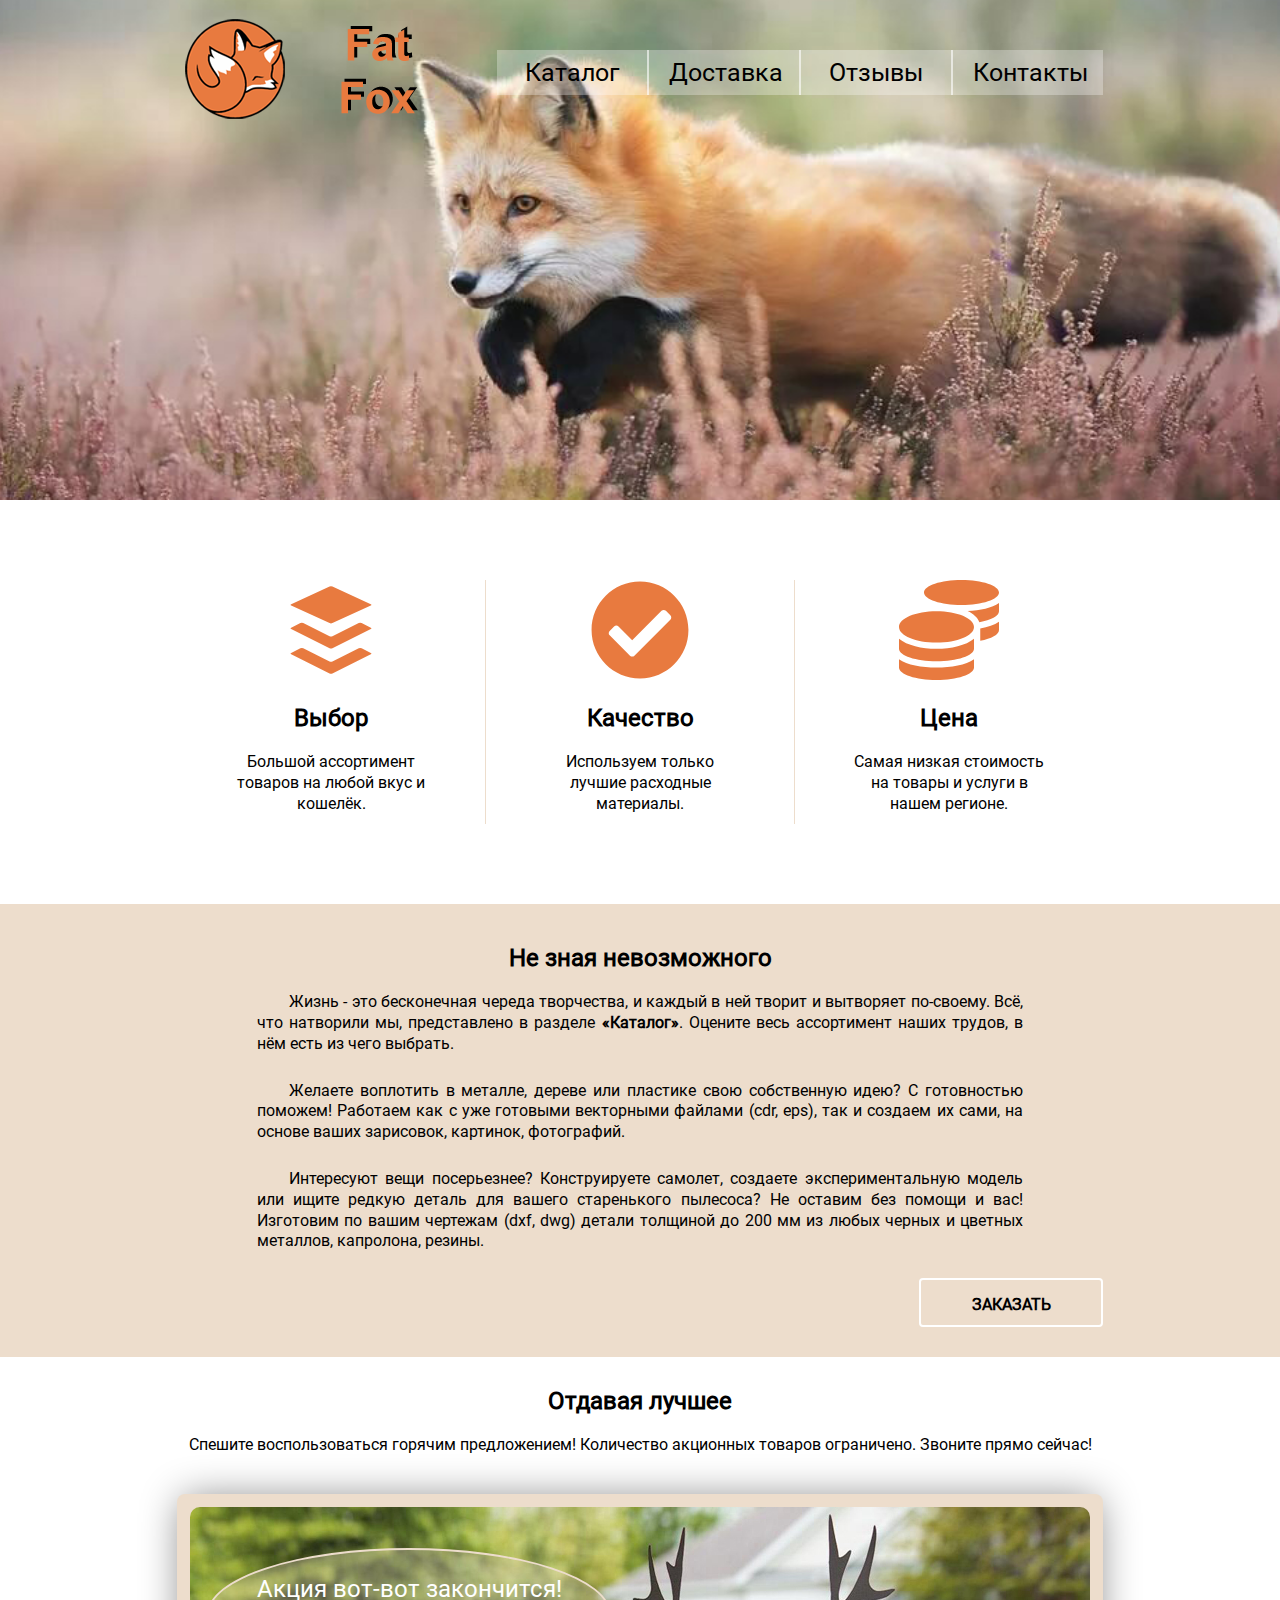
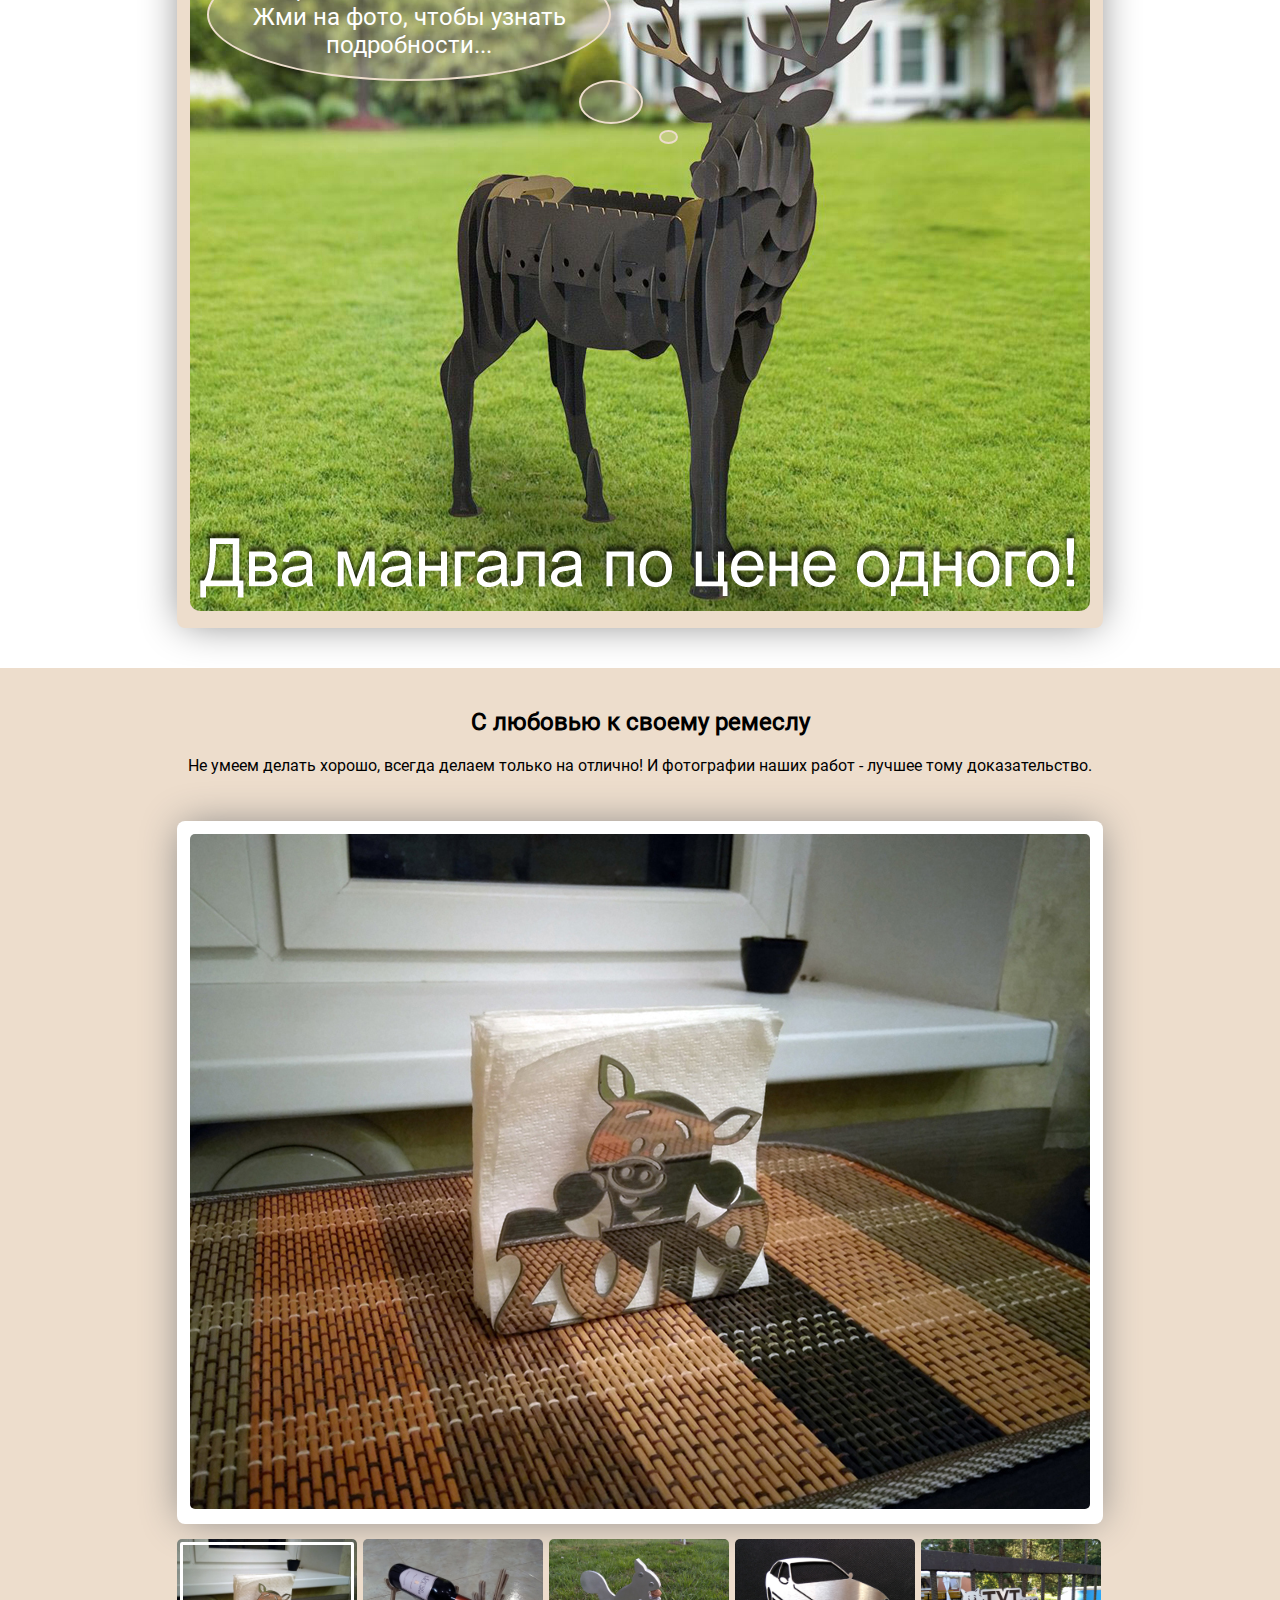
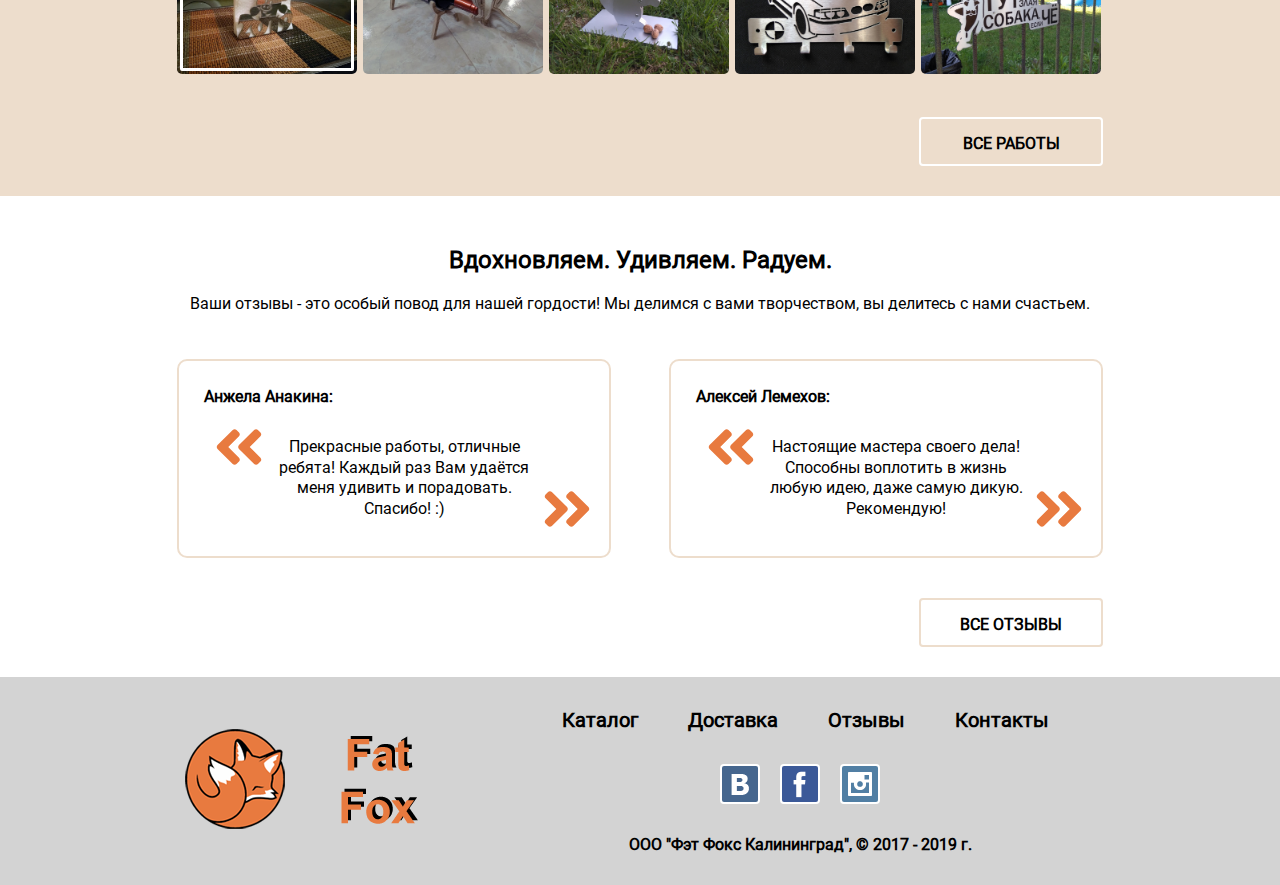
<file: index.html>
﻿<!DOCTYPE HTML>
<html lang="ru">
  <head>
    <meta charset="utf-8">
    <meta name="keywords" content="лазерная резка, гидроабразивная резка, оригинальные подарки, изделия из металла, мангалы, панно, мебель">
    <meta name="description" content="Изготовление оригинальных изделий из металла, дерева и пластика при помощи лазерной и гидроабразивной резки в Калининграде.">
    <title>Fat Fox - Творческая мастерская</title>
    <link rel="icon" type="image/x-icon" href="img/favicon.ico">
    <link rel="stylesheet" href="style/style.css">
  </head>
  <body>
    <header>
      <div class="container">
        <div class="header_top clearfix">
          <div class="logo_header">
            <a href="index.html">
              <img src="img/logo.png" height="119" width="270" alt="Логотип">
            </a>
          </div>
          <ul class="vertical-menu clearfix">
            <li class="select"><a href="catalog.html">Каталог</a>
              <ul class="catalog-items">
                <li><a href="bbq.html">Мангалы</a></li>
                <li><a href="furniture.html">Мебель</a></li>
                <li><a href="picture.html">Картины</></li>
                <li><a href="trophy.html">Трофеи</a</li>
                <li><a href="panel.html">Панно</a></li>
              </ul>
            </li>
            <li><a href="delivery.html">Доставка</a></li>
            <li><a href="reviews.html">Отзывы</a></li>
            <li><a href="contacts.html">Контакты</a></li>
          </ul>
        </div>
      </div>
    </header>

    <div class="advantage">
      <div class="container">
        <ul class="advantage-items clearfix">
          <li>
            <img src="img/a_buffer.svg" width="100" height="100">
            <h2>Выбор</h2>
            <p>Большой ассортимент товаров на любой вкус и кошелёк.</p>
          </li>
          <li>
            <img src="img/a_circle.svg" width="100" height="100">
            <h2>Качество</h2>
            <p>Используем только лучшие расходные материалы.</p>
          </li>
          <li>
            <img src="img/a_coins.svg" width="100" height="100">
            <h2>Цена</h2>
            <p>Самая низкая стоимость на товары и услуги в нашем регионе.</p>
          </li>
        </ul>
      </div>
    </div>

    <div class="about_us">
      <div class="container clearfix">
        <h2>Не зная невозможного</h2>
        <div class="about_text">
          <p>Жизнь - это бесконечная череда творчества, и каждый в ней творит и вытворяет по-своему. Всё, что натворили мы, представлено в разделе <a href="catalog.html">&#171;Каталог&#187;</a>. Оцените весь ассортимент наших трудов, в нём есть из чего выбрать.</p>
          <p>Желаете воплотить в металле, дереве или пластике свою собственную идею? С готовностью поможем! Работаем как с уже готовыми векторными файлами (cdr, eps), так и создаем их сами, на основе ваших зарисовок, картинок, фотографий.</p>
          <p>Интересуют вещи посерьезнее? Конструируете самолет, создаете экспериментальную модель или ищите редкую деталь для вашего старенького пылесоса? Не оставим без помощи и вас! Изготовим по вашим чертежам (dxf, dwg) детали толщиной до 200 мм из любых черных и цветных металлов, капролона, резины.</p>
        </div>
        <a class="button btn_about" href="contacts.html" title="Сделать заказ или получить консультацию">Заказать</a>
      </div>
    </div>

    <div class="sale">
      <div class="container clearfix">
        <div class="sale_text">
          <h2>Отдавая лучшее</h2>
          <p>Спешите воспользоваться горячим предложением! Количество акционных товаров ограничено. Звоните прямо сейчас!</p>
          <div class="sale_img">
            <p class="hint">Акция вот-вот закончится!<br>Жми на фото, чтобы узнать подробности...</p>
            <a class="hot_sale" href="#"><img src="photo/sale.jpg" alt="Горячее предложение" width="900" height="704"></a>
            <div class="popup">
              <p>Для участия в акции необходимо прямо сейчас дозвониться по телефону: +7 911 491 36 16 и в ответ на приветствие оператора - издать мощный олений рык!</p>
              <p>Автор самого правдоподобного рыка получит возможность купить два мангала в виде Оленя по цене одного!</p>
              <p>Выпусти своего внутреннего зверя наружу!</p>
              <button class="close_popup" type="button"><img src="img/s_close.svg"></button>
            </div>
          </div>
        </div>
      </div>
    </div>

    <div class="samples">
      <div class="container clearfix">
        <div class="samples_header">
          <h2>С любовью к своему ремеслу</h2>
          <p>Не умеем делать хорошо, всегда делаем только на отлично! И фотографии наших работ - лучшее тому доказательство.</p>
        </div>
        <div class="full_photo">
          <a href="https://www.instagram.com/fat_fox_kld/" target="_blank"><img class="photo_full" src="photo/001.jpg" width="900" height="675" alt="Большая фотография" title="Ещё большей фотографий в нашем Инстаграмме"></a>
        </div>
        <div class="preview_photos clearfix">
          <button type="button" class="preview_photo">
            <img src="photo/001.jpg" width="180" height="135" alt="Орехокол - превью" title="Нажмите, чтобы увеличить">
          </button>
          <button type="button" class="preview_photo">
            <img src="photo/002.jpg" width="180" height="135" alt="Подставка - превью" title="Нажмите, чтобы увеличить">
          </button>
          <button type="button" class="preview_photo">
            <img src="photo/003.jpg" width="180" height="135" alt="Салфетница - превью" title="Нажмите, чтобы увеличить">
          </button>
          <button type="button" class="preview_photo">
            <img src="photo/004.jpg" width="180" height="135" alt="Ключница - превью" title="Нажмите, чтобы увеличить">
          </button>
          <button type="button" class="preview_photo">
            <img src="photo/005.jpg" width="180" height="135" alt="Табличка - превью" title="Нажмите, чтобы увеличить">
          </button>
        </div>
        <a class="button btn_samples" href="https://www.instagram.com/fat_fox_kld/" target="_blank" title="Смотреть все фотографии наших работ в Инстаграмме">Все работы</a>
      </div>
    </div>

    <div class="reviews">
      <div class="container clearfix">
        <div class="reviews_header">
          <h2>Вдохновляем. Удивляем. Радуем.</h2>
          <p>Ваши отзывы - это особый повод для нашей гордости! Мы делимся с вами творчеством, вы делитесь с нами счастьем.</p>
        </div>
        <div class="comment">
          <p class="name">Анжела Анакина:</p>
          <p class="text">Прекрасные работы, отличные ребята! Каждый раз Вам удаётся меня удивить и порадовать. Спасибо! :)</p>
        </div>
        <div class="comment">
          <p class="name">Алексей Лемехов:</p>
          <p class="text">Настоящие мастера своего дела! Способны воплотить в жизнь любую идею, даже самую дикую. Рекомендую!</p>
        </div>
        <a class="button btn_reviews" href="reviews.html" title="Просмотреть ещё больше реальных отзывов">Все отзывы</a>
      </div>
    </div>
    <footer>
      <div class="container clearfix">
        <div class="footer_top">
          <a href="index.html">
            <img src="img/logo.png" height="119" width="270" alt="Логотип">
          </a>
        </div>
        <div class="foter_menu">
          <ul class="vertical-menu clearfix">
            <li><a href="catalog.html">Каталог</a></li>
            <li><a href="delivery.html">Доставка</a></li>
            <li><a href="reviews.html">Отзывы</a></li>
            <li><a href="contacts.html">Контакты</a></li>
          </ul>
        </div>
        <div class="footer_social">
          <a class="social_btn social_vk" href="https://vk.com/redfatfox" target="_blank" title="Наша страница во Вконтакте">Вконтакте</a>
          <a class="social_btn social_fb" target="_blank" title="Наша страница в Фейсбуке">Фейсбук</a>
          <a class="social_btn social_in" href="https://www.instagram.com/fat_fox_kld/" target="_blank" title="Наша страница в Инстаграмм">Инстаграмм</a>
        </div>
        <div class="footer_bottom">
          <p><b>ООО "Фэт Фокс Калининград", &#169; 2017 - 2019 г.<b></p>
        </div>

      </div>
    </footer>
  <script src="script/script_gallery.js"></script>
  <script src="script/script_popup.js"></script>
  </body>
</html>
</file>
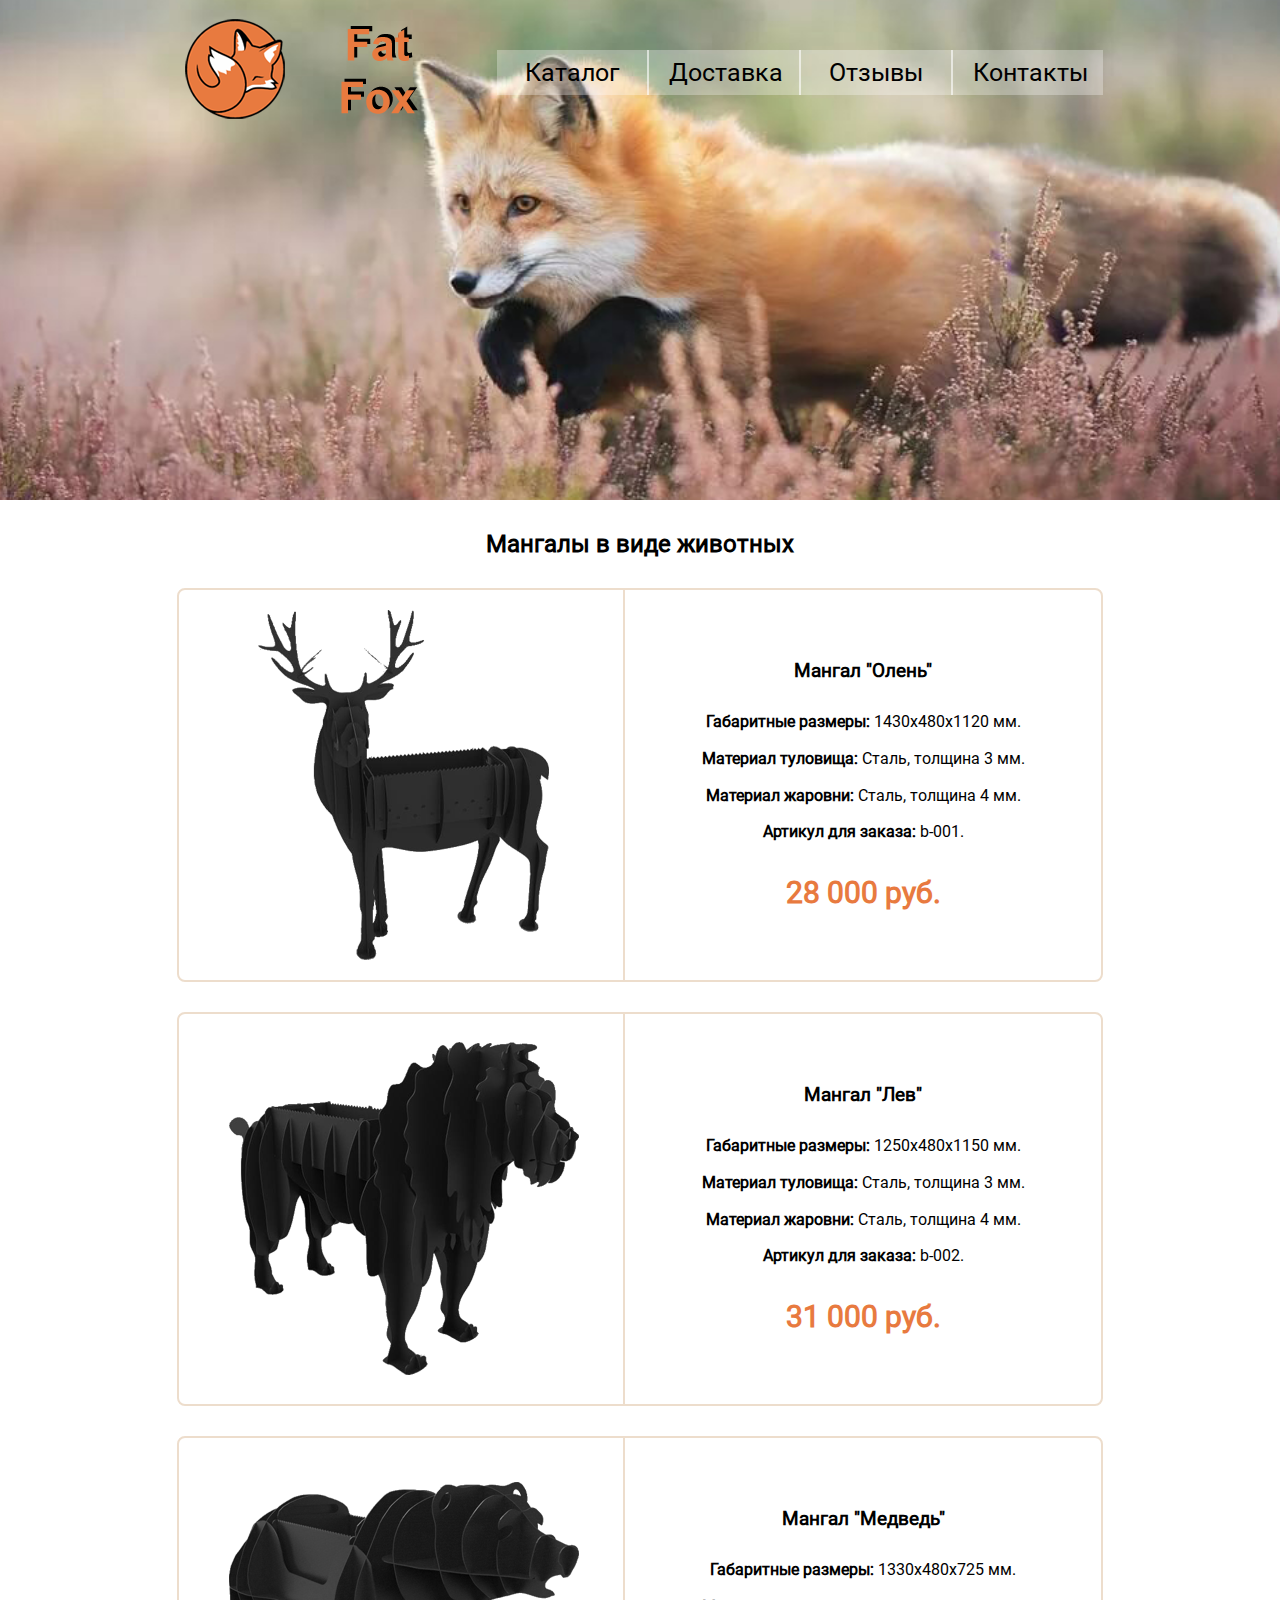
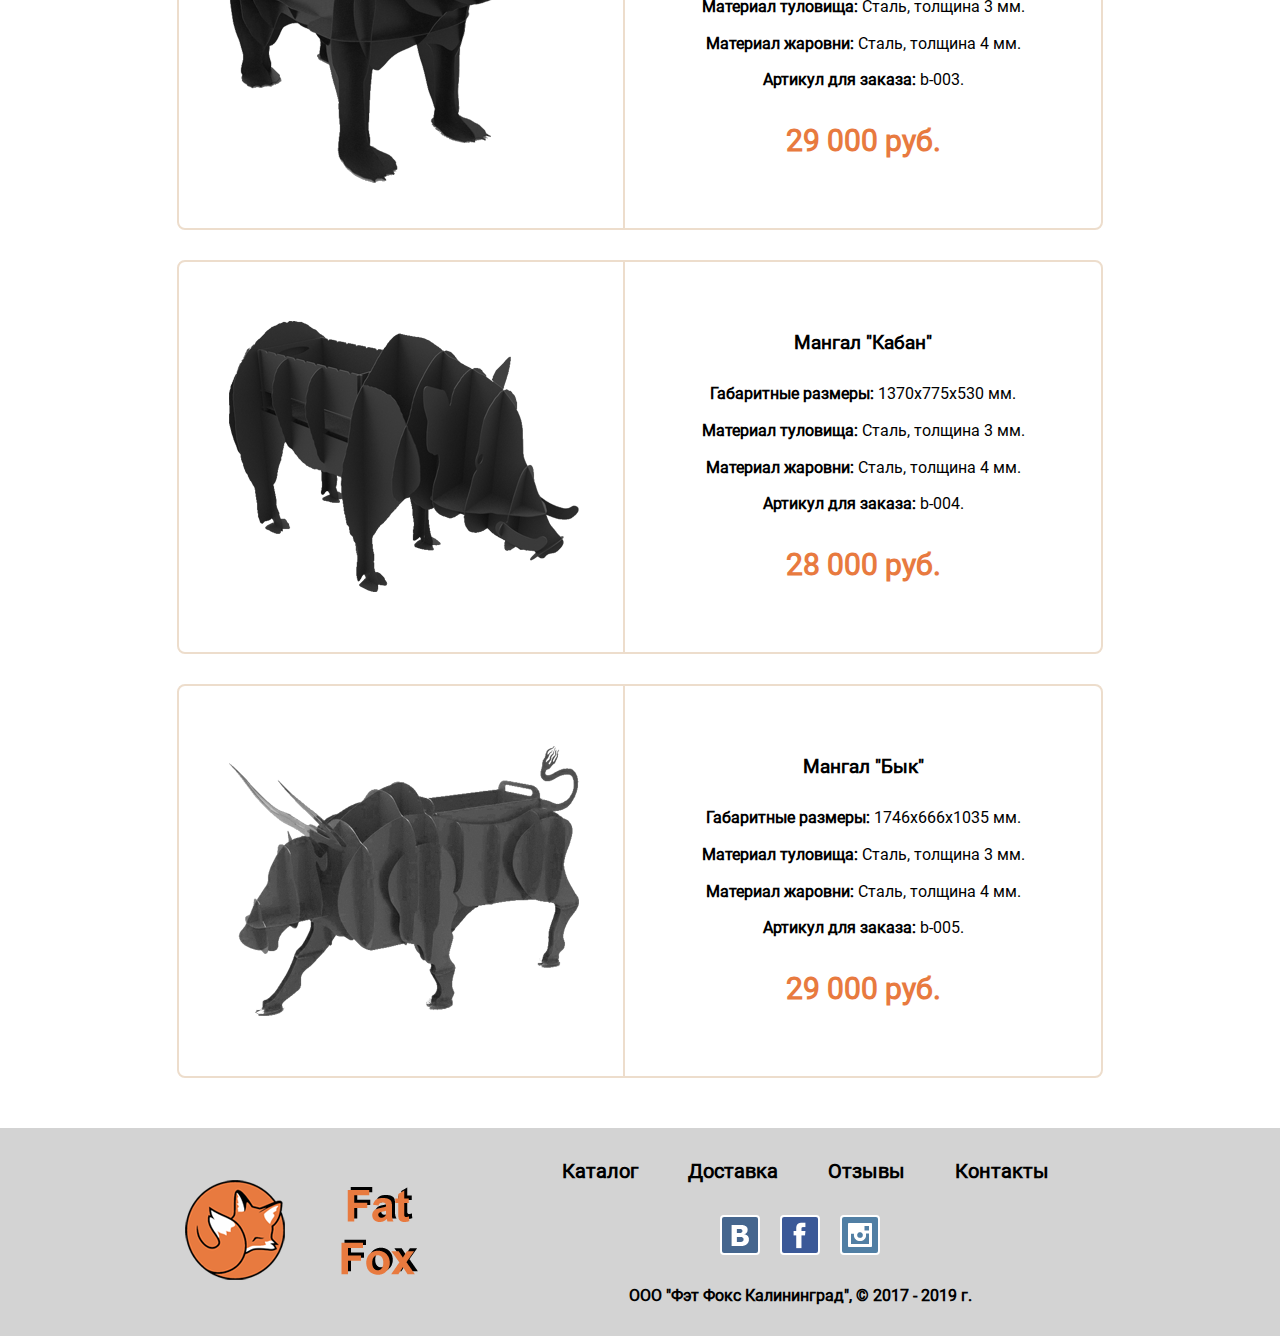
<file: bbq.html>
﻿<!DOCTYPE HTML>
<html lang="ru">
  <head>
    <meta charset="utf-8">
    <meta name="keywords" content="лазерная резка, гидроабразивная резка, оригинальные подарки, изделия из металла, мангалы, панно, мебель">
    <meta name="description" content="Мангалы в виде животных, изготавливаемые при помощи лазерной резки в Калининграде">
    <title>Fat Fox - Творческая мастерская</title>
    <link rel="stylesheet" href="style/style.css">
    <link rel="stylesheet" href="style/style_catalog_item.css">
  </head>
  <body>
    <header>
      <div class="container">
        <div class="header_top clearfix">
          <div class="logo_header">
            <a href="index.html">
              <img src="img/logo.png" height="119" width="270" alt="Логотип">
            </a>
          </div>
          <ul class="vertical-menu clearfix">
            <li class="select"><a href="catalog.html">Каталог</a>
              <ul class="catalog-items">
                <li><a href="bbq.html">Мангалы</a></li>
                <li><a href="furniture.html">Мебель</a></li>
                <li><a href="picture.html">Картины</></li>
                <li><a href="trophy.html">Трофеи</a</li>
                <li><a href="panel.html">Панно</a></li>
              </ul>
            </li>
            <li><a href="delivery.html">Доставка</a></li>
            <li><a href="reviews.html">Отзывы</a></li>
            <li><a href="contacts.html">Контакты</a></li>
          </ul>
        </div>
      </div>
    </header>

    <main>
      <div class="container">
        <h2>Мангалы в виде животных</h2>
        <div class="catalog_item clearfix">
          <div class="item_img">
            <img src="img/bbq/001.png" alt="Мангал Олень" width="350">
          </div>
          <div class="item">
            <h3>Мангал "Олень"</h3>
            <p><b>Габаритные размеры:</b> 1430x480x1120 мм.</p>
            <p><b>Материал туловища:</b> Сталь, толщина 3 мм.</p>
            <p><b>Материал жаровни:</b> Сталь, толщина 4 мм.</p>
            <p><b>Артикул для заказа:</b> b-001.</p>
            <p class="price"><b>28 000 руб.</b></p>
          </div>
        </div>
        <div class="catalog_item clearfix">
          <div class="item_img">
            <img src="img/bbq/002.png" alt="Мангал Лев" width="350">
          </div>
          <div class="item">
            <h3>Мангал "Лев"</h3>
            <p><b>Габаритные размеры:</b> 1250x480x1150 мм.</p>
            <p><b>Материал туловища:</b> Сталь, толщина 3 мм.</p>
            <p><b>Материал жаровни:</b> Сталь, толщина 4 мм.</p>
            <p><b>Артикул для заказа:</b> b-002.</p>
            <p class="price"><b>31 000 руб.</b></p>
          </div>
        </div>
        <div class="catalog_item clearfix">
          <div class="item_img">
            <img src="img/bbq/003.png" alt="Мангал Медведь" width="350">
          </div>
          <div class="item">
            <h3>Мангал "Медведь"</h3>
            <p><b>Габаритные размеры:</b> 1330x480x725 мм.</p>
            <p><b>Материал туловища:</b> Сталь, толщина 3 мм.</p>
            <p><b>Материал жаровни:</b> Сталь, толщина 4 мм.</p>
            <p><b>Артикул для заказа:</b> b-003.</p>
            <p class="price"><b>29 000 руб.</b></p>
          </div>
        </div>
        <div class="catalog_item clearfix">
          <div class="item_img">
            <img src="img/bbq/004.png" alt="Мангал Кабан" width="350">
          </div>
          <div class="item">
            <h3>Мангал "Кабан"</h3>
            <p><b>Габаритные размеры:</b> 1370x775x530 мм.</p>
            <p><b>Материал туловища:</b> Сталь, толщина 3 мм.</p>
            <p><b>Материал жаровни:</b> Сталь, толщина 4 мм.</p>
            <p><b>Артикул для заказа:</b> b-004.</p>
            <p class="price"><b>28 000 руб.</b></p>
          </div>
        </div>
        <div class="catalog_item clearfix">
          <div class="item_img">
            <img src="img/bbq/005.png" alt="Мангал Бык" width="350">
          </div>
          <div class="item">
            <h3>Мангал "Бык"</h3>
            <p><b>Габаритные размеры:</b> 1746х666х1035 мм.</p>
            <p><b>Материал туловища:</b> Сталь, толщина 3 мм.</p>
            <p><b>Материал жаровни:</b> Сталь, толщина 4 мм.</p>
            <p><b>Артикул для заказа:</b> b-005.</p>
            <p class="price"><b>29 000 руб.</b></p>
          </div>
        </div>
      </div>
    </main>


    <footer>
      <div class="container clearfix">
        <div class="footer_top">
          <a href="index.html">
            <img src="img/logo.png" height="119" width="270" alt="Логотип">
          </a>
        </div>
        <div class="foter_menu">
          <ul class="vertical-menu clearfix">
            <li><a href="catalog.html">Каталог</a></li>
            <li><a href="delivery.html">Доставка</a></li>
            <li><a href="reviews.html">Отзывы</a></li>
            <li><a href="contacts.html">Контакты</a></li>
          </ul>
        </div>
        <div class="footer_social">
          <a class="social_btn social_vk" href="https://vk.com/redfatfox" target="_blank" title="Наша страница во Вконтакте">Вконтакте</a>
          <a class="social_btn social_fb" target="_blank" title="Наша страница в Фейсбуке">Фейсбук</a>
          <a class="social_btn social_in" href="https://www.instagram.com/fat_fox_kld/" target="_blank" title="Наша страница в Инстаграмм">Инстаграмм</a>
        </div>
        <div class="footer_bottom">
          <p><b>ООО "Фэт Фокс Калининград", &#169; 2017 - 2019 г.<b></p>
        </div>

      </div>
    </footer>
  </body>
</html>
</file>
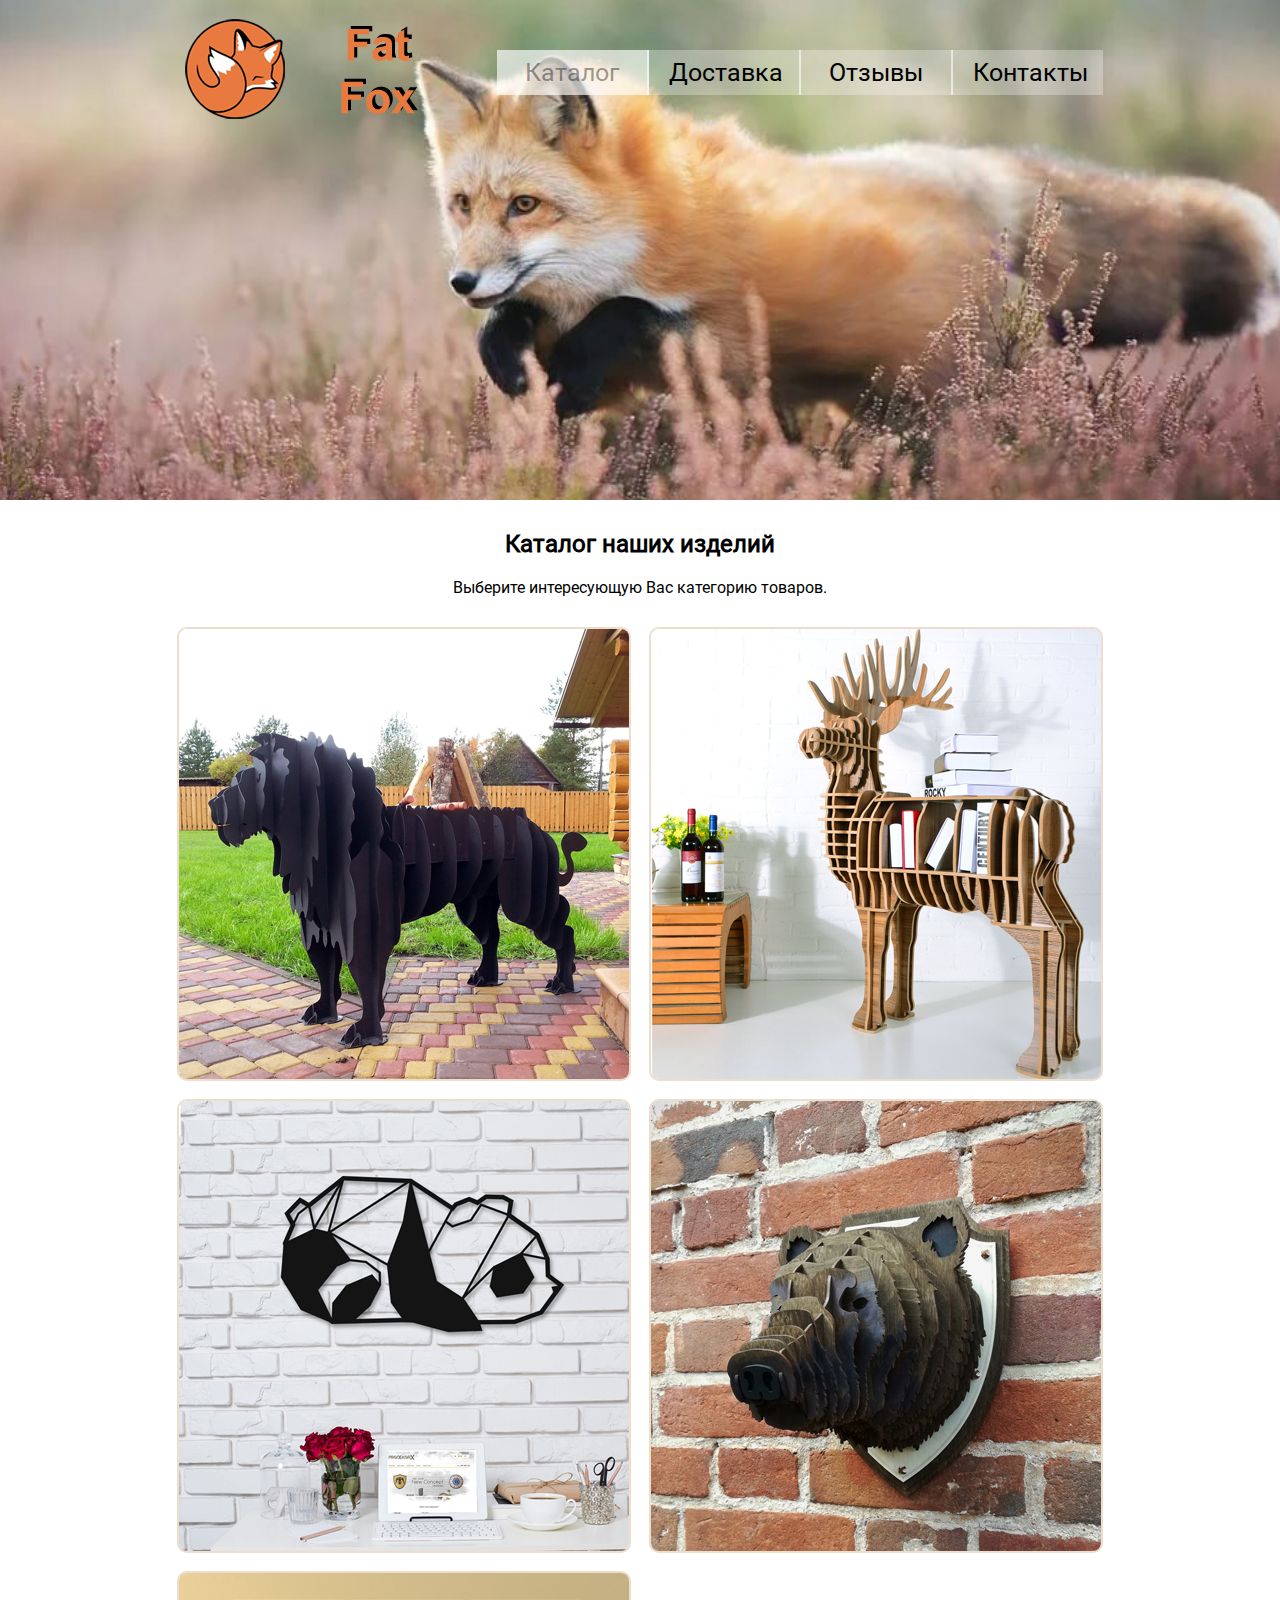
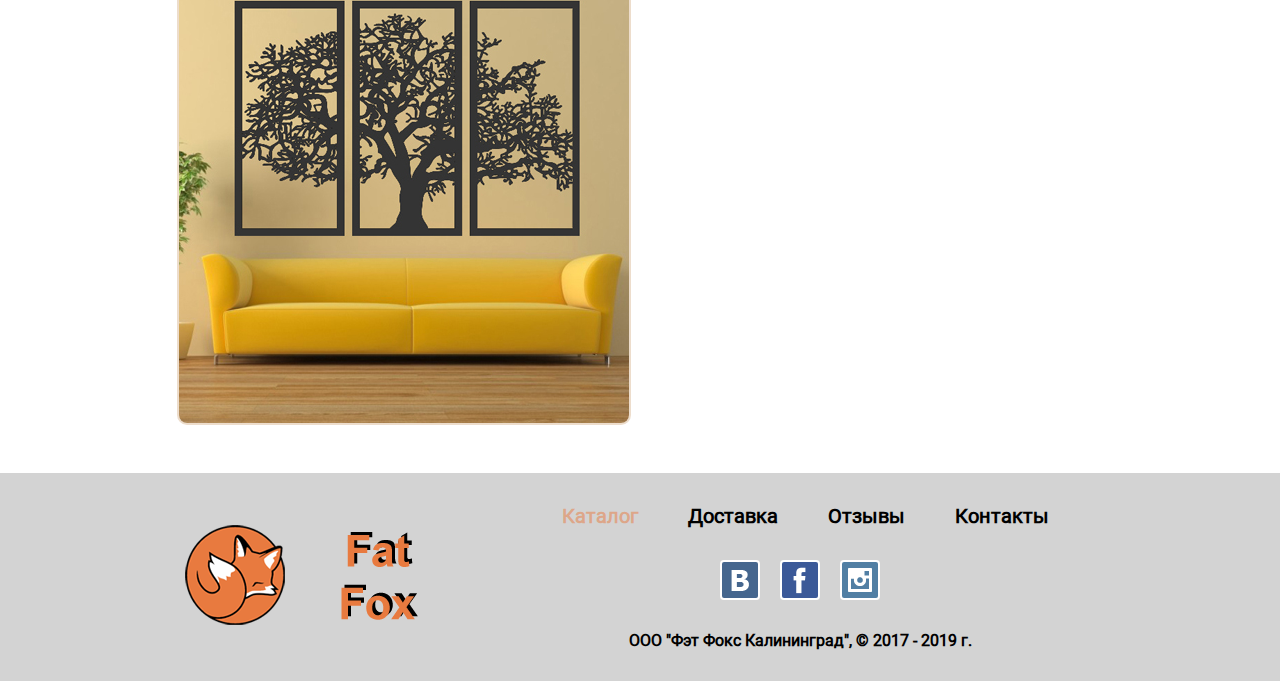
<file: catalog.html>
﻿<!DOCTYPE HTML>
<html lang="ru">
  <head>
    <meta charset="utf-8">
    <meta name="keywords" content="лазерная резка, гидроабразивная резка, оригинальные подарки, изделия из металла, мангалы, панно, мебель">
    <meta name="description" content="Каталог товаров подготовленных к изготовлению при помощи лазерной разки в Калининграде.">
    <title>Fat Fox - Творческая мастерская</title>
    <link rel="stylesheet" href="style/style.css">
    <link rel="stylesheet" href="style/style_catalog.css">
  </head>
  <body>
    <header>
      <div class="container">
        <div class="header_top clearfix">
          <div class="logo_header">
            <a href="index.html">
              <img src="img/logo.png" height="119" width="270" alt="Логотип">
            </a>
          </div>
          <ul class="vertical-menu clearfix">
            <li class="select is_here"><a href="catalog.html">Каталог</a>
              <ul class="catalog-items">
                <li><a href="bbq.html">Мангалы</a></li>
                <li><a href="furniture.html">Мебель</a></li>
                <li><a href="picture.html">Картины</></li>
                <li><a href="trophy.html">Трофеи</a</li>
                <li><a href="panel.html">Панно</a></li>
              </ul>
            </li>
            <li><a href="delivery.html">Доставка</a></li>
            <li><a href="reviews.html">Отзывы</a></li>
            <li><a href="contacts.html">Контакты</a></li>
          </ul>
        </div>
      </div>
    </header>

    <main>
      <div class="container">
        <div class="catalog_items">
          <h2>Каталог наших изделий</h2>
          <p>Выберите интересующую Вас категорию товаров.</p>
          <ul class="clearfix">
            <li class="item">
              <a href="bbq.html" class="link" data-title="Мангалы в виде животных" data-description="Оригинальный дизайн, жаропрочная сталь и неприкрытая зависть соседей - в этих мангалах есть всё необходимое.">
              <img src="img/bbq.jpg" width="450px" alt="Мангалы в виде животных">
              </a>
            </li>
            <li class="item">
              <a href="furniture.html" class="link" data-title="Мебель в виде животных" data-description="Забудьте про скучную мебель из Ikea. Добавьте волшебства и креатива в свой интерьер.">
              <img src="img/furniture.jpg" width="450px" alt="Мебель в виде животных">
              </a>
            </li>
            <li class="item">
              <a href="picture.html" class="link" data-title="Картины из металла" data-description="Новый взгляд на искусство. Отличное решение для помещений в стиле Loft, летних кухонь и украшений экстерьера.">
              <img src="img/picture.jpg" width="450px" alt="Картины из металла">
              </a>
            </li>
            <li class="item">
              <a href="trophy.html" class="link" data-title="Трофеи" data-description="Прекрасные трофеи радующие глаз и изготовленные без какого-либо ущерба для животных. Идеальное сочетание для истинных любителей природы.">
              <img src="img/trophy.jpg" width="450px" alt="Трофеи">
              </a>
            </li>
            <li class="item">
              <a href="panel.html" class="link" data-title="Панно и декоративные панели" data-description="Изящная идея для украшения и зонирования пространства, создания декоративных перегородок и оригинальных заборов.">
              <img src="img/panel.jpg" width="450px" alt="Панно и декоративные панели">
              </a>
            </li>
          </ul>
        </div>
      </div>
    </main>


    <footer>
      <div class="container clearfix">
        <div class="footer_top">
          <a href="index.html">
            <img src="img/logo.png" height="119" width="270" alt="Логотип">
          </a>
        </div>
        <div class="foter_menu">
          <ul class="vertical-menu clearfix">
            <li class="is_here"><a href="catalog.html">Каталог</a></li>
            <li><a href="delivery.html">Доставка</a></li>
            <li><a href="reviews.html">Отзывы</a></li>
            <li><a href="contacts.html">Контакты</a></li>
          </ul>
        </div>
        <div class="footer_social">
          <a class="social_btn social_vk" href="https://vk.com/redfatfox" target="_blank" title="Наша страница во Вконтакте">Вконтакте</a>
          <a class="social_btn social_fb" target="_blank" title="Наша страница в Фейсбуке">Фейсбук</a>
          <a class="social_btn social_in" href="https://www.instagram.com/fat_fox_kld/" target="_blank" title="Наша страница в Инстаграмм">Инстаграмм</a>
        </div>
        <div class="footer_bottom">
          <p><b>ООО "Фэт Фокс Калининград", &#169; 2017 - 2019 г.<b></p>
        </div>

      </div>
    </footer>
  </body>
</html>
</file>
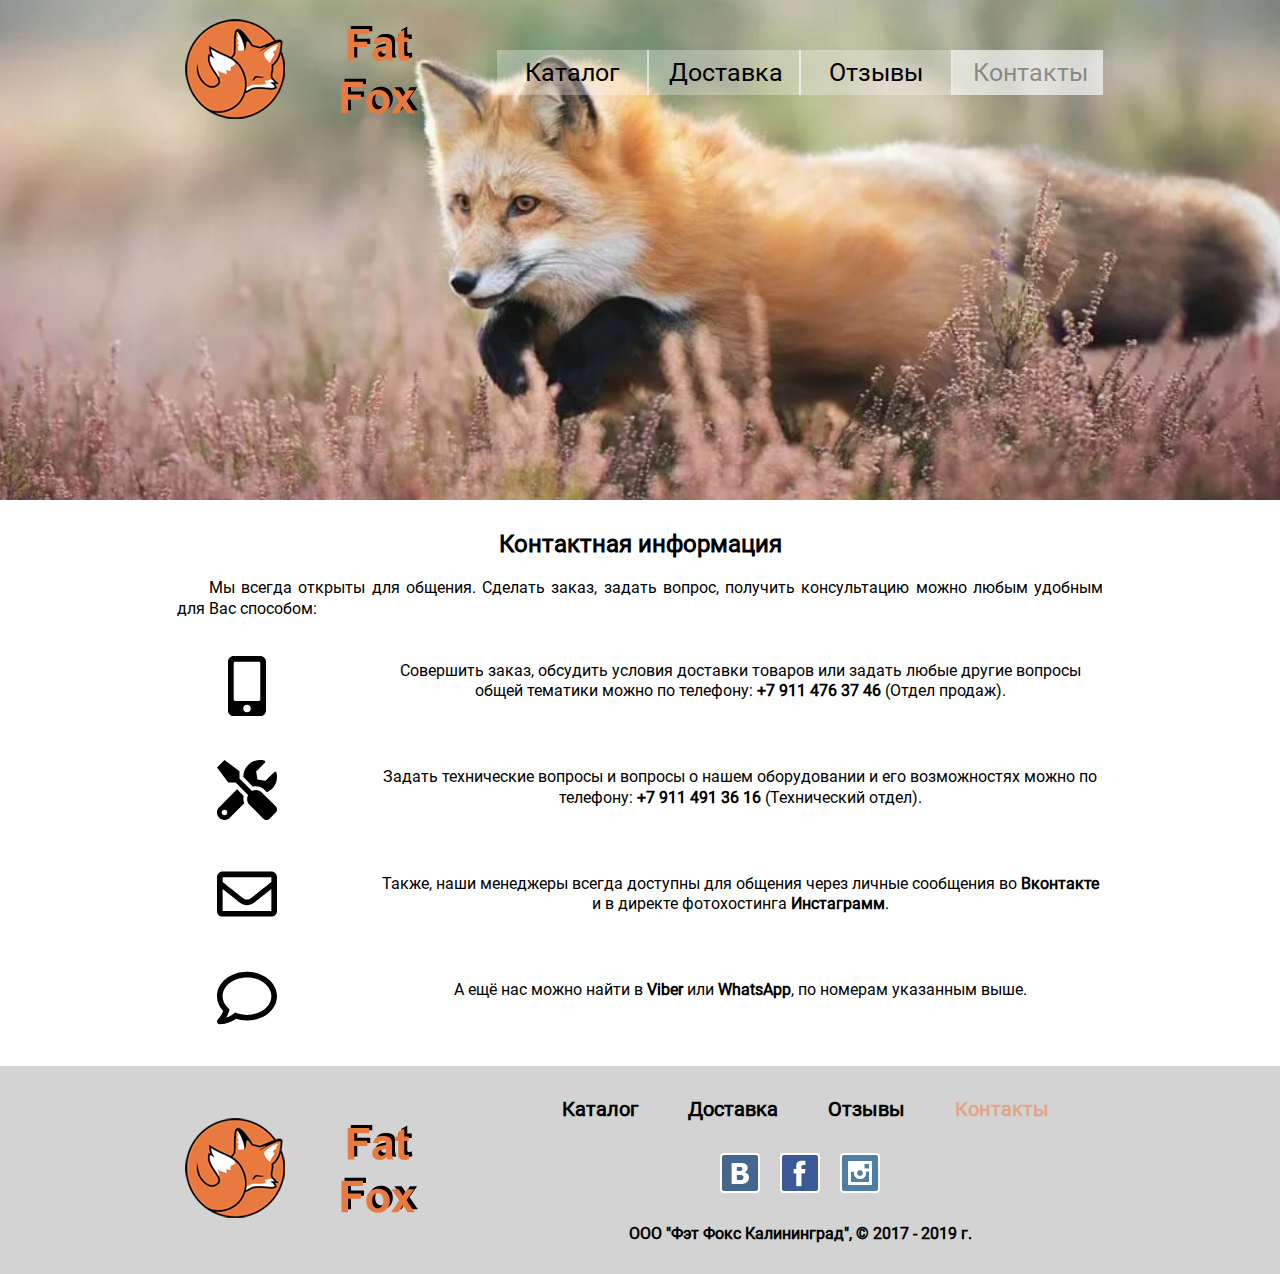
<file: contacts.html>
﻿<!DOCTYPE HTML>
<html lang="ru">
  <head>
    <meta charset="utf-8">
    <meta name="keywords" content="лазерная резка, гидроабразивная резка, оригинальные подарки, изделия из металла, мангалы, панно, мебель">
    <meta name="description" content="Контактная информация для заказа товаров из каталога и услуг лазерной резки в Калининграде">
    <title>Fat Fox - Творческая мастерская</title>
    <link rel="stylesheet" href="style/style.css">
    <link rel="stylesheet" href="style/style_contacts.css">
  </head>
  <body>
    <header>
      <div class="container">
        <div class="header_top clearfix">
          <div class="logo_header">
            <a href="index.html">
              <img src="img/logo.png" height="119" width="270" alt="Логотип">
            </a>
          </div>
          <ul class="vertical-menu clearfix">
            <li class="select"><a href="catalog.html">Каталог</a>
              <ul class="catalog-items">
                <li><a href="bbq.html">Мангалы</a></li>
                <li><a href="furniture.html">Мебель</a></li>
                <li><a href="picture.html">Картины</></li>
                <li><a href="trophy.html">Трофеи</a</li>
                <li><a href="panel.html">Панно</a></li>
              </ul>
            </li>
            <li><a href="delivery.html">Доставка</a></li>
            <li><a href="reviews.html">Отзывы</a></li>
            <li class="is_here"><a href="contacts.html">Контакты</a></li>
          </ul>
        </div>
      </div>
    </header>

    <main>
      <div class="container">
        <div class="contact_info clearfix">
          <h2>Контактная информация</h2>
          <p>Мы всегда открыты для общения. Сделать заказ, задать вопрос, получить консультацию можно любым удобным для Вас способом:
            <div class="left_column">
              <img src="img/c_mobile.svg" height="60">
              <img src="img/c_tools.svg" height="60">
              <img src="img/c_envelope.svg" height="60">
              <img src="img/c_comment.svg" height="60">
            </div>
            <div class="right_column">
             <ul>
               <li>Совершить заказ, обсудить условия доставки товаров или задать любые другие вопросы общей тематики можно по телефону: <a href="tel:+79114763746">+7 911 476 37 46</a> (Отдел продаж).</li>
               <li>Задать технические вопросы и вопросы о нашем оборудовании и его возможностях можно по телефону: <a href="tel:+79114913616">+7 911 491 36 16</a> (Технический отдел).</li>
               <li>Также, наши менеджеры всегда доступны для общения через личные сообщения во <a href="https://vk.com/redfatfox" target="_blank" title="Наша страница во Вконтакте">Вконтакте</a> и в директе фотохостинга <a href="https://www.instagram.com/fat_fox_kld/" target="_blank" title="Наша страница в Инстаграмм">Инстаграмм</a>.</li>
               <li>А ещё нас можно найти в <a>Viber</a> или <a>WhatsApp</a>, по номерам указанным выше.</li>
             </ul>
           </div>
          </p>
        </div>
      </div>

    </main>


    <footer>
      <div class="container clearfix">
        <div class="footer_top">
          <a href="index.html">
            <img src="img/logo.png" height="119" width="270" alt="Логотип">
          </a>
        </div>
        <div class="foter_menu">
          <ul class="vertical-menu clearfix">
            <li><a href="catalog.html">Каталог</a></li>
            <li><a href="delivery.html">Доставка</a></li>
            <li><a href="reviews.html">Отзывы</a></li>
            <li class="is_here"><a href="contacts.html">Контакты</a></li>
          </ul>
        </div>
        <div class="footer_social">
          <a class="social_btn social_vk" href="https://vk.com/redfatfox" target="_blank" title="Наша страница во Вконтакте">Вконтакте</a>
          <a class="social_btn social_fb" target="_blank" title="Наша страница в Фейсбуке">Фейсбук</a>
          <a class="social_btn social_in" href="https://www.instagram.com/fat_fox_kld/" target="_blank" title="Наша страница в Инстаграмм">Инстаграмм</a>
        </div>
        <div class="footer_bottom">
          <p><b>ООО "Фэт Фокс Калининград", &#169; 2017 - 2019 г.<b></p>
        </div>

      </div>
    </footer>
  </body>
</html>
</file>
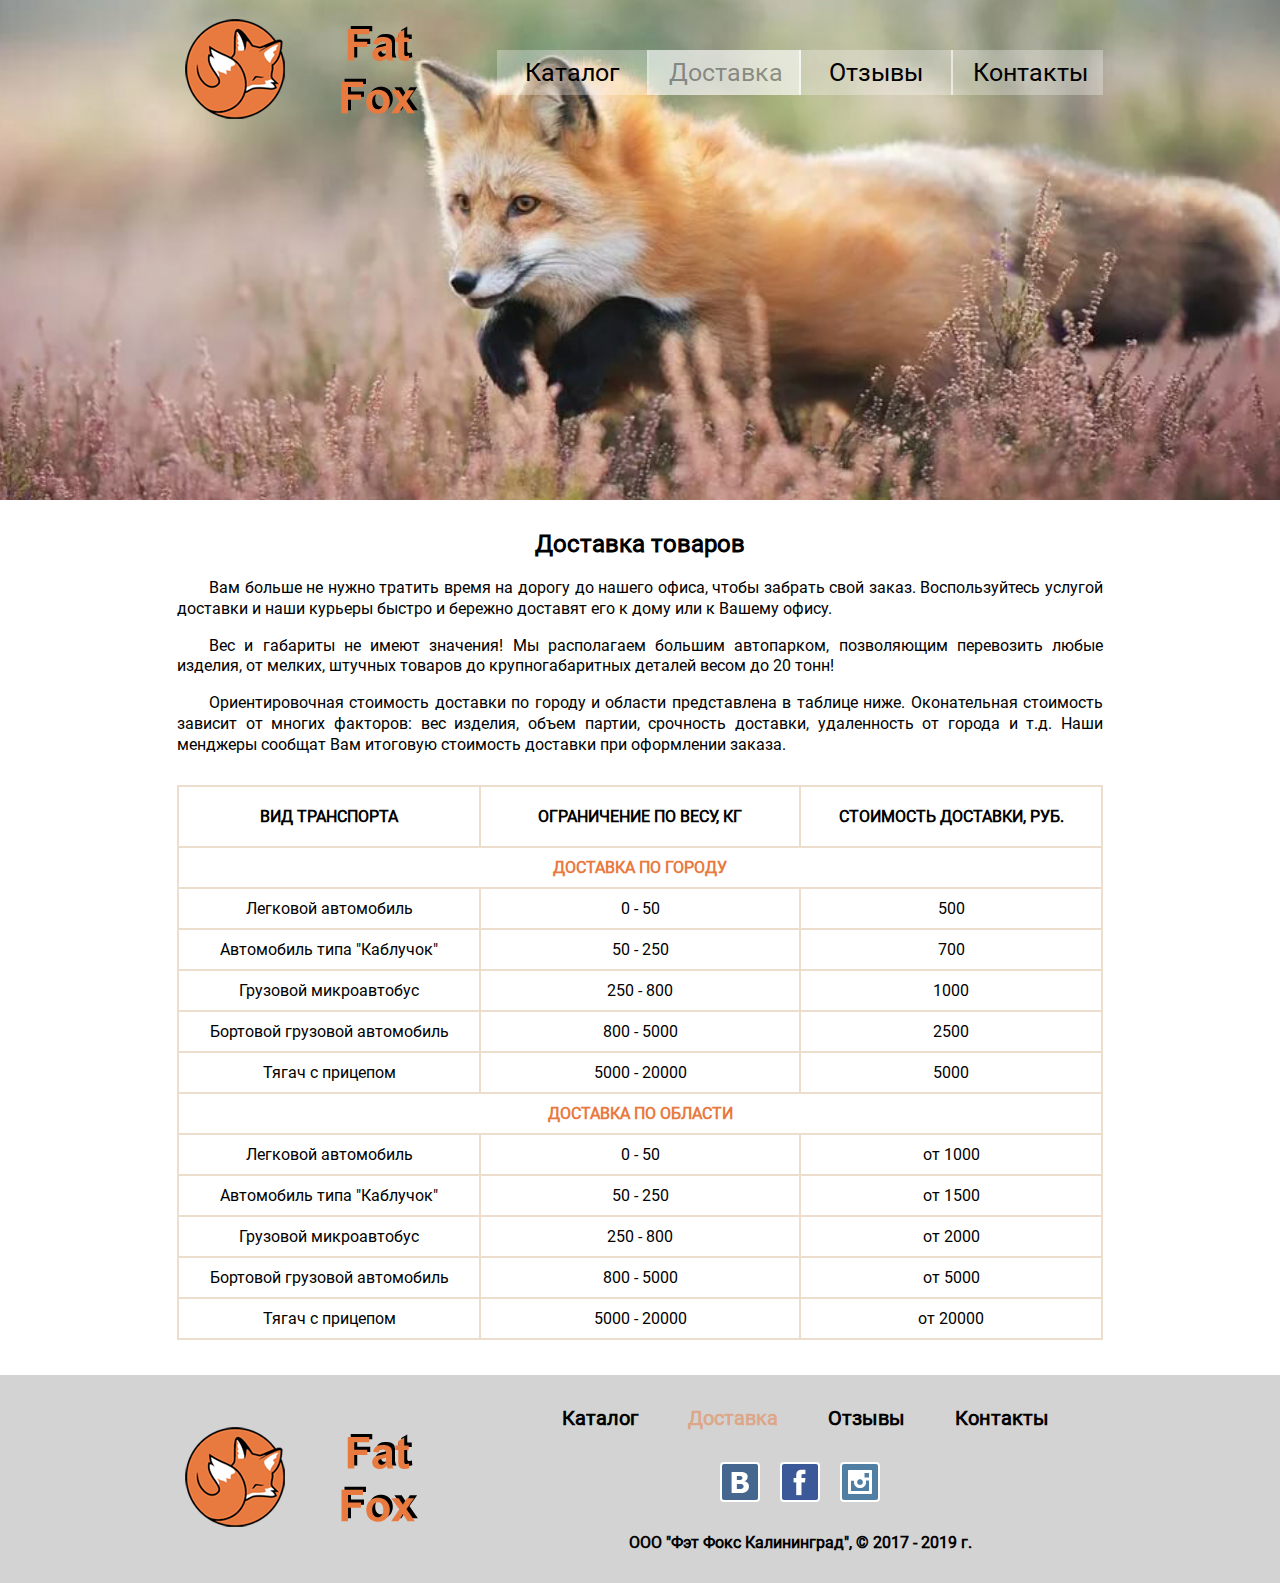
<file: delivery.html>
﻿<!DOCTYPE HTML>
<html lang="ru">
  <head>
    <meta charset="utf-8">
    <meta name="keywords" content="лазерная резка, гидроабразивная резка, оригинальные подарки, изделия из металла, мангалы, панно, мебель, доставка">
    <meta name="description" content="Условия доставки заказов по Калининграду и области, изготовленных при помощи лазерной резки">
    <title>Fat Fox - Творческая мастерская</title>
    <link rel="stylesheet" href="style/style.css">
    <link rel="stylesheet" href="style/style_delivery.css">
  </head>
  <body>
    <header>
      <div class="container">
        <div class="header_top clearfix">
          <div class="logo_header">
            <a href="index.html">
              <img src="img/logo.png" height="119" width="270" alt="Логотип">
            </a>
          </div>
          <ul class="vertical-menu clearfix">
            <li class="select"><a href="catalog.html">Каталог</a>
              <ul class="catalog-items">
                <li><a href="bbq.html">Мангалы</a></li>
                <li><a href="furniture.html">Мебель</a></li>
                <li><a href="picture.html">Картины</></li>
                <li><a href="trophy.html">Трофеи</a</li>
                <li><a href="panel.html">Панно</a></li>
              </ul>
            </li>
            <li class="is_here"><a href="delivery.html">Доставка</a></li>
            <li><a href="reviews.html">Отзывы</a></li>
            <li><a href="contacts.html">Контакты</a></li>
          </ul>
        </div>
      </div>
    </header>

    <main>
      <div class="container">
        <h2>Доставка товаров</h2>
        <p>Вам больше не нужно тратить время на дорогу до нашего офиса, чтобы забрать свой заказ. Воспользуйтесь услугой доставки и наши курьеры быстро и бережно доставят его к дому или к Вашему офису.</p>
        <p>Вес и габариты не имеют значения! Мы располагаем большим автопарком, позволяющим перевозить любые изделия, от мелких, штучных товаров до крупногабаритных деталей весом до 20 тонн!</p>
        <p>Ориентировочная стоимость доставки по городу и области представлена в таблице ниже. Оконательная стоимость зависит от многих факторов: вес изделия, объем партии, срочность доставки, удаленность от города и т.д. Наши менджеры сообщат Вам итоговую стоимость доставки при оформлении заказа.</p>
        <table>
          <tr>
            <th class="fix_width">Вид транспорта</th>
            <th>Ограничение по весу, кг</th>
            <th class="fix_width">Стоимость доставки, руб.</th>
          </tr>
          <tr class="title">
            <td colspan="3">Доставка по городу</td>
          </tr>
          <tr>
            <td>Легковой автомобиль</td>
            <td>0 - 50</td>
            <td>500</td>
          </tr>
          <tr>
            <td>Автомобиль типа "Каблучок"</td>
            <td>50 - 250</td>
            <td>700</td>
          </tr>
          <tr>
            <td>Грузовой микроавтобус</td>
            <td>250 - 800</td>
            <td>1000</td>
          </tr>
          <tr>
            <td>Бортовой грузовой автомобиль</td>
            <td>800 - 5000</td>
            <td>2500</td>
          </tr>
          <tr>
            <td>Тягач с прицепом</td>
            <td>5000 - 20000</td>
            <td>5000</td>
          </tr>

          <tr class="title">
            <td colspan="3">Доставка по области</td>
          </tr>
          <tr>
            <td>Легковой автомобиль</td>
            <td>0 - 50</td>
            <td>от 1000</td>
          </tr>
          <tr>
            <td>Автомобиль типа "Каблучок"</td>
            <td>50 - 250</td>
            <td>от 1500</td>
          </tr>
          <tr>
            <td>Грузовой микроавтобус</td>
            <td>250 - 800</td>
            <td>от 2000</td>
          </tr>
          <tr>
            <td>Бортовой грузовой автомобиль</td>
            <td>800 - 5000</td>
            <td>от 5000</td>
          </tr>
          <tr>
            <td>Тягач с прицепом</td>
            <td>5000 - 20000</td>
            <td>от 20000</td>
          </tr>
        </table>
      </div>
    </main>


    <footer>
      <div class="container clearfix">
        <div class="footer_top">
          <a href="index.html">
            <img src="img/logo.png" height="119" width="270" alt="Логотип">
          </a>
        </div>
        <div class="foter_menu">
          <ul class="vertical-menu clearfix">
            <li><a href="catalog.html">Каталог</a></li>
            <li class="is_here"><a href="delivery.html">Доставка</a></li>
            <li><a href="reviews.html">Отзывы</a></li>
            <li><a href="contacts.html">Контакты</a></li>
          </ul>
        </div>
        <div class="footer_social">
          <a class="social_btn social_vk" href="https://vk.com/redfatfox" target="_blank" title="Наша страница во Вконтакте">Вконтакте</a>
          <a class="social_btn social_fb" target="_blank" title="Наша страница в Фейсбуке">Фейсбук</a>
          <a class="social_btn social_in" href="https://www.instagram.com/fat_fox_kld/" target="_blank" title="Наша страница в Инстаграмм">Инстаграмм</a>
        </div>
        <div class="footer_bottom">
          <p><b>ООО "Фэт Фокс Калининград", &#169; 2017 - 2019 г.<b></p>
        </div>

      </div>
    </footer>
  </body>
</html>
</file>
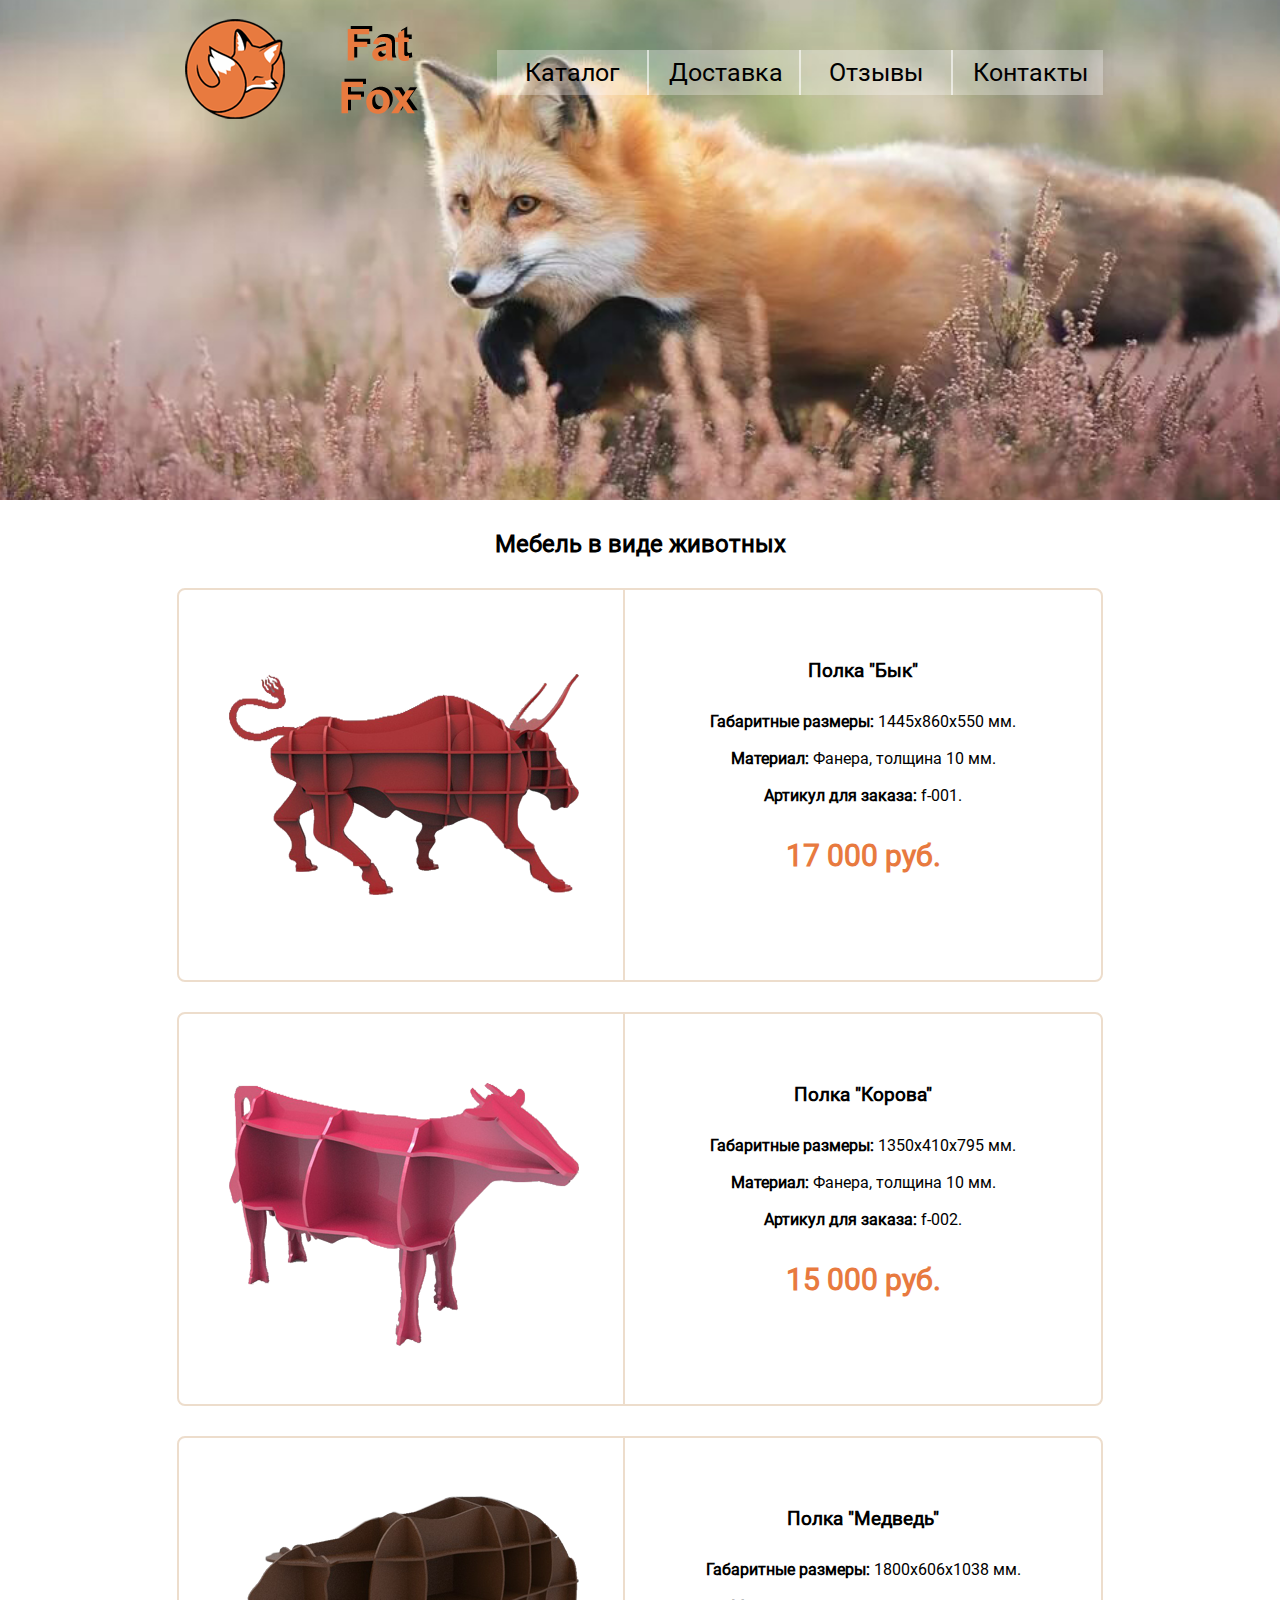
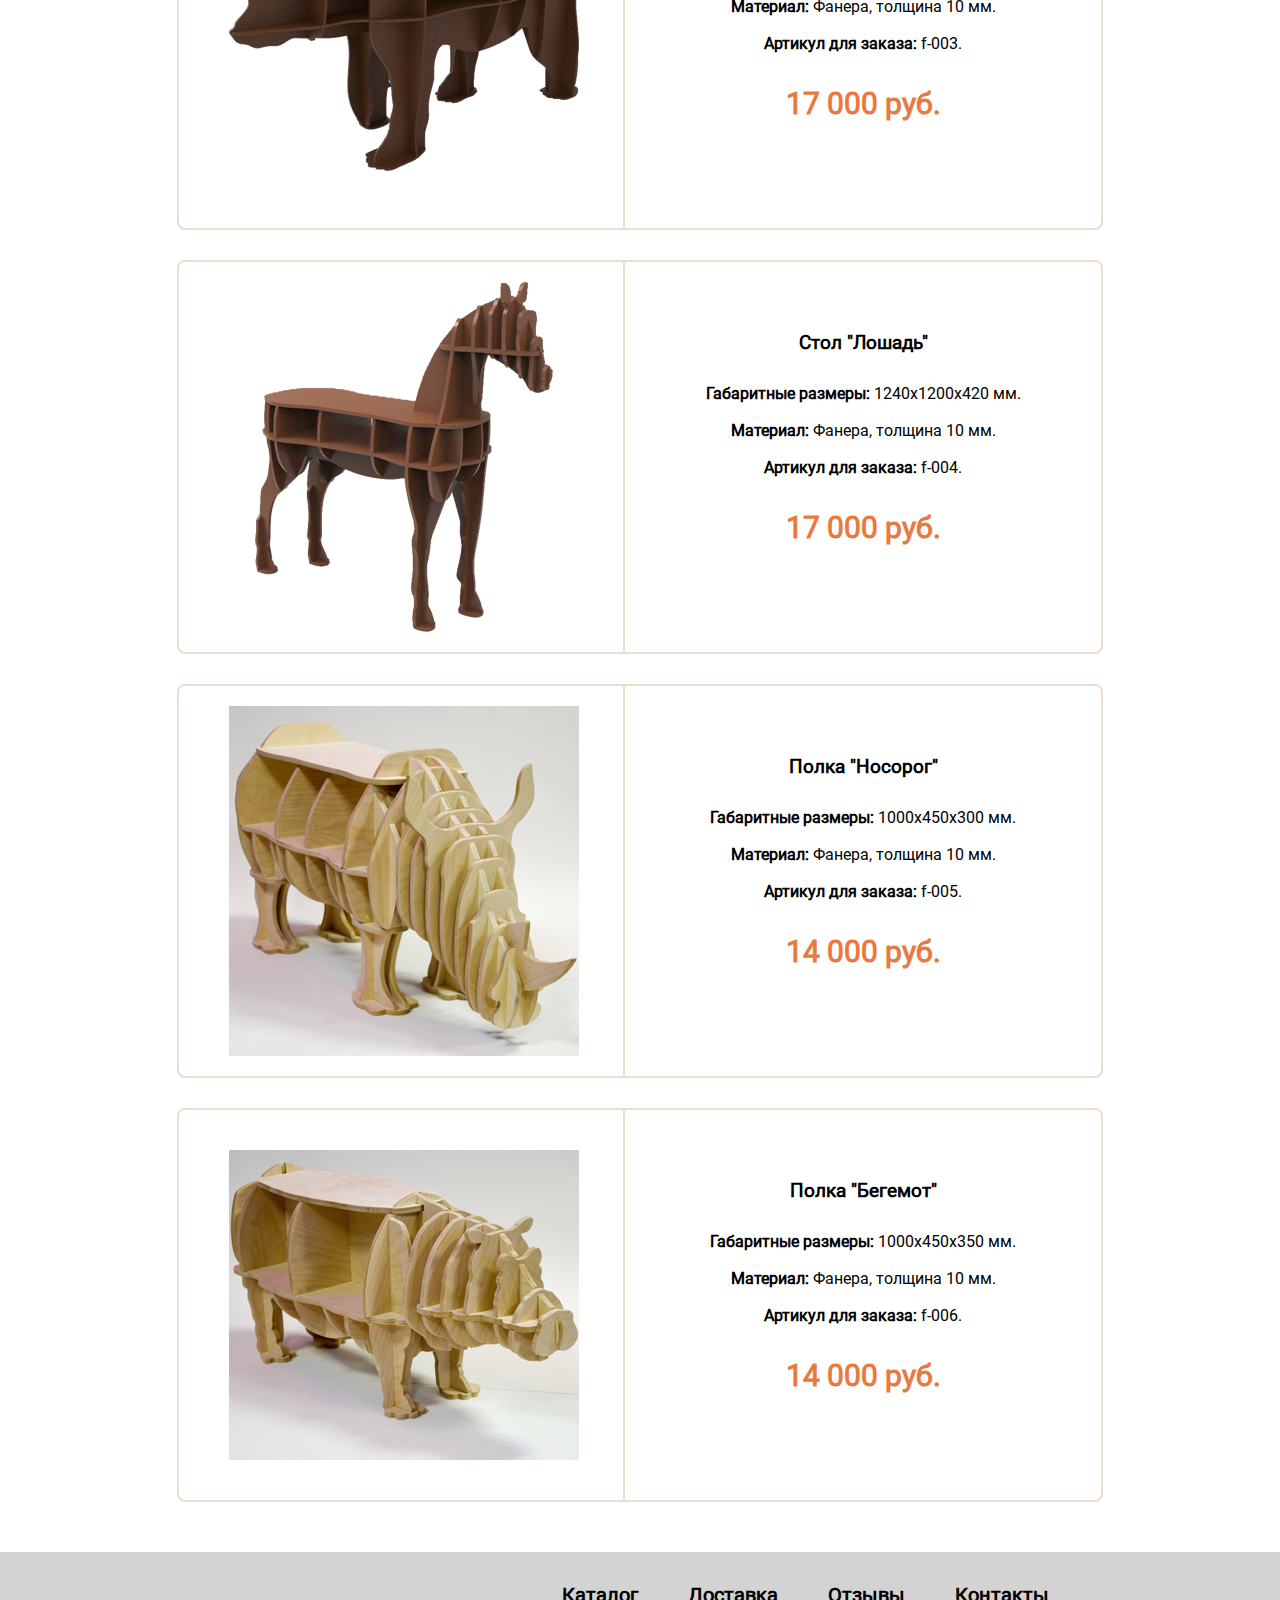
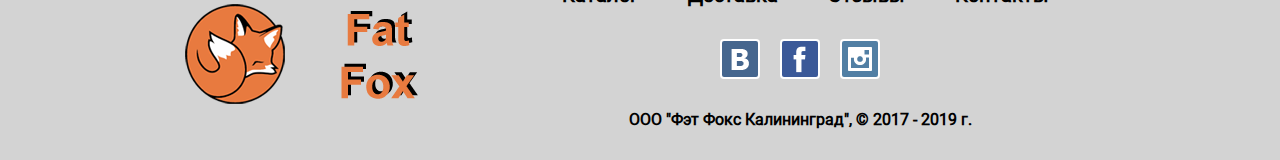
<file: furniture.html>
﻿<!DOCTYPE HTML>
<html lang="ru">
  <head>
    <meta charset="utf-8">
    <meta name="keywords" content="лазерная резка, гидроабразивная резка, оригинальные подарки, изделия из металла, мангалы, панно, мебель">
    <meta name="description" content="Мебель в виде животных, изготавливаемая при помощи лазерной резки в Калининграде">
    <title>Fat Fox - Творческая мастерская</title>
    <link rel="stylesheet" href="style/style.css">
    <link rel="stylesheet" href="style/style_catalog_item.css">
  </head>
  <body>
    <header>
      <div class="container">
        <div class="header_top clearfix">
          <div class="logo_header">
            <a href="index.html">
              <img src="img/logo.png" height="119" width="270" alt="Логотип">
            </a>
          </div>
          <ul class="vertical-menu clearfix">
            <li class="select"><a href="catalog.html">Каталог</a>
              <ul class="catalog-items">
                <li><a href="bbq.html">Мангалы</a></li>
                <li><a href="furniture.html">Мебель</a></li>
                <li><a href="picture.html">Картины</></li>
                <li><a href="trophy.html">Трофеи</a</li>
                <li><a href="panel.html">Панно</a></li>
              </ul>
            </li>
            <li><a href="delivery.html">Доставка</a></li>
            <li><a href="reviews.html">Отзывы</a></li>
            <li><a href="contacts.html">Контакты</a></li>
          </ul>
        </div>
      </div>
    </header>

    <main>
      <div class="container">
        <h2>Мебель в виде животных</h2>
        <div class="catalog_item clearfix">
          <div class="item_img">
            <img src="img/furniture/001.png" alt="Полка Бык" width="350">
          </div>
          <div class="item">
            <h3>Полка "Бык"</h3>
            <p><b>Габаритные размеры:</b> 1445х860х550 мм.</p>
            <p><b>Материал:</b> Фанера, толщина 10 мм.</p>
            <p><b>Артикул для заказа:</b> f-001.</p>
            <p class="price"><b>17 000 руб.</b></p>
          </div>
        </div>
        <div class="catalog_item clearfix">
          <div class="item_img">
            <img src="img/furniture/002.png" alt="Полка Корова" width="350">
          </div>
          <div class="item">
            <h3>Полка "Корова"</h3>
            <p><b>Габаритные размеры:</b> 1350х410х795 мм.</p>
            <p><b>Материал:</b> Фанера, толщина 10 мм.</p>
            <p><b>Артикул для заказа:</b> f-002.</p>
            <p class="price"><b>15 000 руб.</b></p>
          </div>
        </div>
        <div class="catalog_item clearfix">
          <div class="item_img">
            <img src="img/furniture/003.png" alt="Полка Медведь" width="350">
          </div>
          <div class="item">
            <h3>Полка "Медведь"</h3>
            <p><b>Габаритные размеры:</b> 1800х606х1038 мм.</p>
            <p><b>Материал:</b> Фанера, толщина 10 мм.</p>
            <p><b>Артикул для заказа:</b> f-003.</p>
            <p class="price"><b>17 000 руб.</b></p>
          </div>
        </div>
        <div class="catalog_item clearfix">
          <div class="item_img">
            <img src="img/furniture/004.png" alt="Стол Лошадь" width="350">
          </div>
          <div class="item">
            <h3>Стол "Лошадь"</h3>
            <p><b>Габаритные размеры:</b> 1240х1200х420 мм.</p>
            <p><b>Материал:</b> Фанера, толщина 10 мм.</p>
            <p><b>Артикул для заказа:</b> f-004.</p>
            <p class="price"><b>17 000 руб.</b></p>
          </div>
        </div>
        <div class="catalog_item clearfix">
          <div class="item_img">
            <img src="img/furniture/005.png" alt="Полка Носорог" width="350">
          </div>
          <div class="item">
            <h3>Полка "Носорог"</h3>
            <p><b>Габаритные размеры:</b> 1000х450х300 мм.</p>
            <p><b>Материал:</b> Фанера, толщина 10 мм.</p>
            <p><b>Артикул для заказа:</b> f-005.</p>
            <p class="price"><b>14 000 руб.</b></p>
          </div>
        </div>
        <div class="catalog_item clearfix">
          <div class="item_img">
            <img src="img/furniture/006.png" alt="Полка Бегемот" width="350">
          </div>
          <div class="item">
            <h3>Полка "Бегемот"</h3>
            <p><b>Габаритные размеры:</b> 1000х450х350 мм.</p>
            <p><b>Материал:</b> Фанера, толщина 10 мм.</p>
            <p><b>Артикул для заказа:</b> f-006.</p>
            <p class="price"><b>14 000 руб.</b></p>
          </div>
        </div>

      </div>
    </main>


    <footer>
      <div class="container clearfix">
        <div class="footer_top">
          <a href="index.html">
            <img src="img/logo.png" height="119" width="270" alt="Логотип">
          </a>
        </div>
        <div class="foter_menu">
          <ul class="vertical-menu clearfix">
            <li><a href="catalog.html">Каталог</a></li>
            <li><a href="delivery.html">Доставка</a></li>
            <li><a href="reviews.html">Отзывы</a></li>
            <li><a href="contacts.html">Контакты</a></li>
          </ul>
        </div>
        <div class="footer_social">
          <a class="social_btn social_vk" href="https://vk.com/redfatfox" target="_blank" title="Наша страница во Вконтакте">Вконтакте</a>
          <a class="social_btn social_fb" target="_blank" title="Наша страница в Фейсбуке">Фейсбук</a>
          <a class="social_btn social_in" href="https://www.instagram.com/fat_fox_kld/" target="_blank" title="Наша страница в Инстаграмм">Инстаграмм</a>
        </div>
        <div class="footer_bottom">
          <p><b>ООО "Фэт Фокс Калининград", &#169; 2017 - 2019 г.<b></p>
        </div>

      </div>
    </footer>
  </body>
</html>
</file>
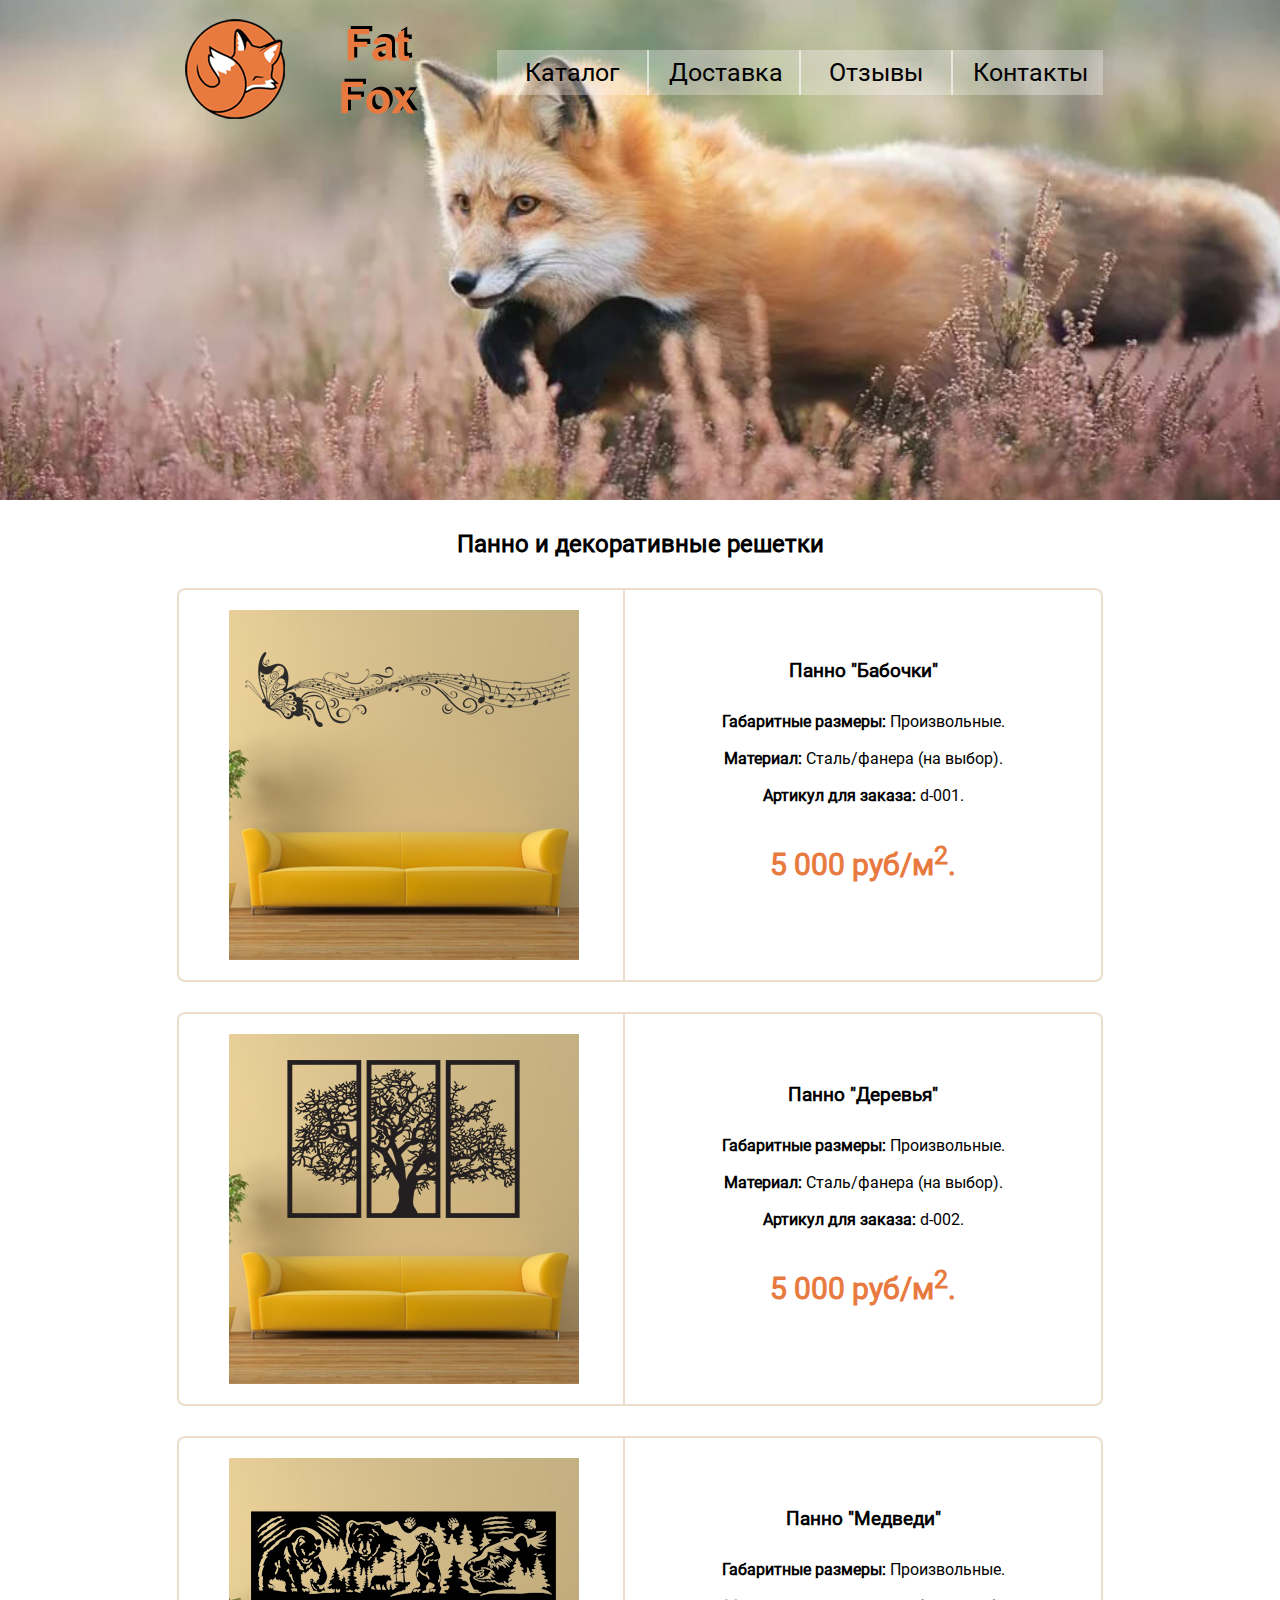
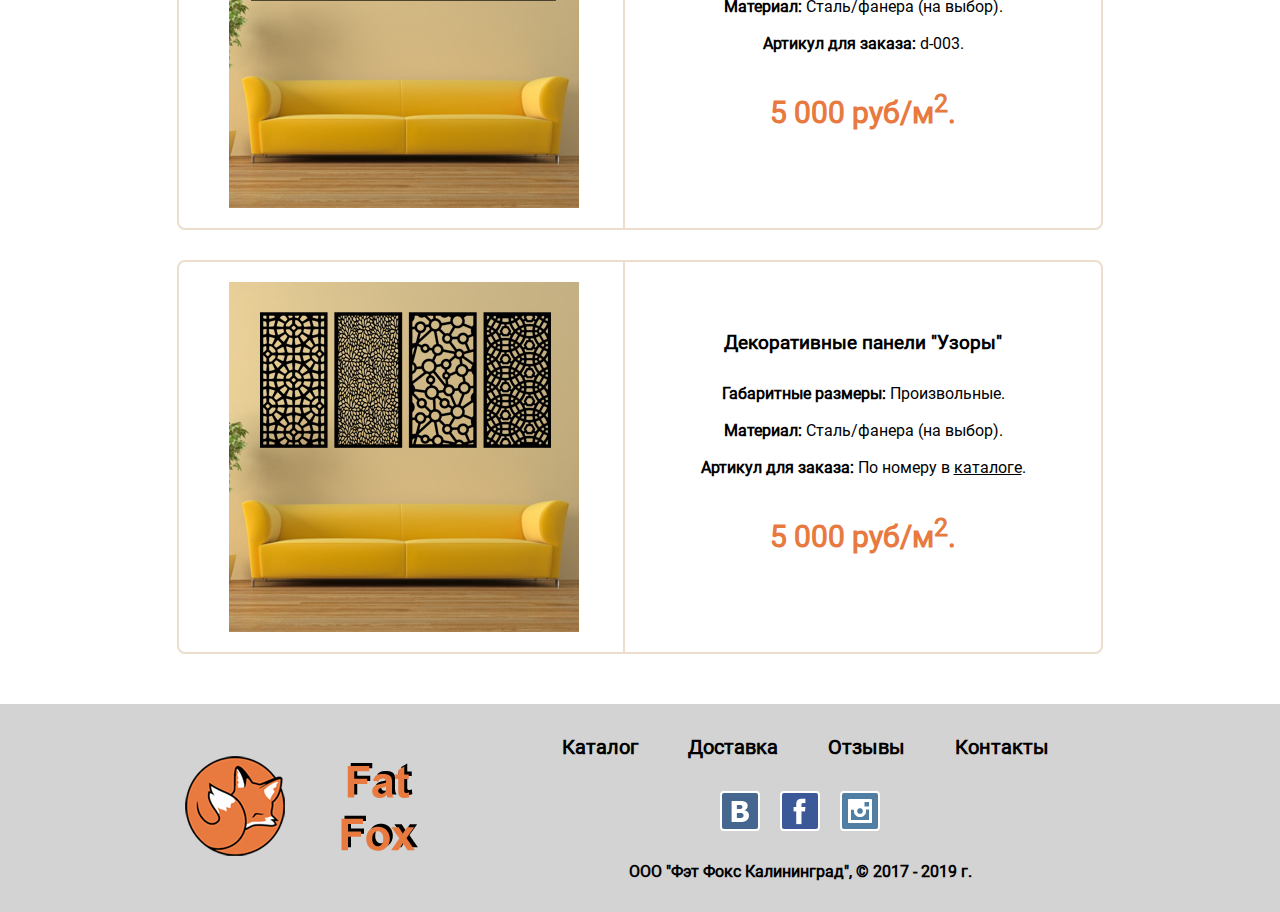
<file: panel.html>
﻿<!DOCTYPE HTML>
<html lang="ru">
  <head>
    <meta charset="utf-8">
    <meta name="keywords" content="лазерная резка, гидроабразивная резка, оригинальные подарки, изделия из металла, мангалы, панно, мебель">
    <meta name="description" content="Панно и декоративные решетки из фанеры и металла, изготавливаемые при помощи лазерной резки в Калининграде">
    <title>Fat Fox - Творческая мастерская</title>
    <link rel="stylesheet" href="style/style.css">
    <link rel="stylesheet" href="style/style_catalog_item.css">
  </head>
  <body>
    <header>
      <div class="container">
        <div class="header_top clearfix">
          <div class="logo_header">
            <a href="index.html">
              <img src="img/logo.png" height="119" width="270" alt="Логотип">
            </a>
          </div>
          <ul class="vertical-menu clearfix">
            <li class="select"><a href="catalog.html">Каталог</a>
              <ul class="catalog-items">
                <li><a href="bbq.html">Мангалы</a></li>
                <li><a href="furniture.html">Мебель</a></li>
                <li><a href="picture.html">Картины</></li>
                <li><a href="trophy.html">Трофеи</a</li>
                <li><a href="panel.html">Панно</a></li>
              </ul>
            </li>
            <li><a href="delivery.html">Доставка</a></li>
            <li><a href="reviews.html">Отзывы</a></li>
            <li><a href="contacts.html">Контакты</a></li>
          </ul>
        </div>
      </div>
    </header>

    <main>
      <div class="container">
        <h2>Панно и декоративные решетки</h2>
        <div class="catalog_item clearfix">
          <div class="item_img">
            <img src="img/panel/001.jpg" alt="Панно Бабочки" width="350">
          </div>
          <div class="item">
            <h3>Панно "Бабочки"</h3>
            <p><b>Габаритные размеры:</b> Произвольные.</p>
            <p><b>Материал:</b> Сталь/фанера (на выбор).</p>
            <p><b>Артикул для заказа:</b> d-001.</p>
            <p class="price"><b>5 000 руб/м<sup>2</sup>.</b></p>
          </div>
        </div>
        <div class="catalog_item clearfix">
          <div class="item_img">
            <img src="img/panel/002.jpg" alt="Панно Деревья" width="350">
          </div>
          <div class="item">
            <h3>Панно "Деревья"</h3>
            <p><b>Габаритные размеры:</b> Произвольные.</p>
            <p><b>Материал:</b> Сталь/фанера (на выбор).</p>
            <p><b>Артикул для заказа:</b> d-002.</p>
            <p class="price"><b>5 000 руб/м<sup>2</sup>.</b></p>
          </div>
        </div>
        <div class="catalog_item clearfix">
          <div class="item_img">
            <img src="img/panel/003.jpg" alt="Панно Медведи" width="350">
          </div>
          <div class="item">
            <h3>Панно "Медведи"</h3>
            <p><b>Габаритные размеры:</b> Произвольные.</p>
            <p><b>Материал:</b> Сталь/фанера (на выбор).</p>
            <p><b>Артикул для заказа:</b> d-003.</p>
            <p class="price"><b>5 000 руб/м<sup>2</sup>.</b></p>
          </div>
        </div>
        <div class="catalog_item clearfix">
          <div class="item_img">
            <img src="img/panel/004.jpg" alt="Декоративные панели" width="350">
          </div>
          <div class="item">
            <h3>Декоративные панели "Узоры"</h3>
            <p><b>Габаритные размеры:</b> Произвольные.</p>
            <p><b>Материал:</b> Сталь/фанера (на выбор).</p>
            <p><b>Артикул для заказа:</b> По номеру в <a href="img/panel/panels.pdf" download>каталоге</a>.</p>
            <p class="price"><b>5 000 руб/м<sup>2</sup>.</b></p>
          </div>
        </div>

      </div>
    </main>


    <footer>
      <div class="container clearfix">
        <div class="footer_top">
          <a href="index.html">
            <img src="img/logo.png" height="119" width="270" alt="Логотип">
          </a>
        </div>
        <div class="foter_menu">
          <ul class="vertical-menu clearfix">
            <li><a href="catalog.html">Каталог</a></li>
            <li><a href="delivery.html">Доставка</a></li>
            <li><a href="reviews.html">Отзывы</a></li>
            <li><a href="contacts.html">Контакты</a></li>
          </ul>
        </div>
        <div class="footer_social">
          <a class="social_btn social_vk" href="https://vk.com/redfatfox" target="_blank" title="Наша страница во Вконтакте">Вконтакте</a>
          <a class="social_btn social_fb" target="_blank" title="Наша страница в Фейсбуке">Фейсбук</a>
          <a class="social_btn social_in" href="https://www.instagram.com/fat_fox_kld/" target="_blank" title="Наша страница в Инстаграмм">Инстаграмм</a>
        </div>
        <div class="footer_bottom">
          <p><b>ООО "Фэт Фокс Калининград", &#169; 2017 - 2019 г.<b></p>
        </div>

      </div>
    </footer>
  </body>
</html>
</file>
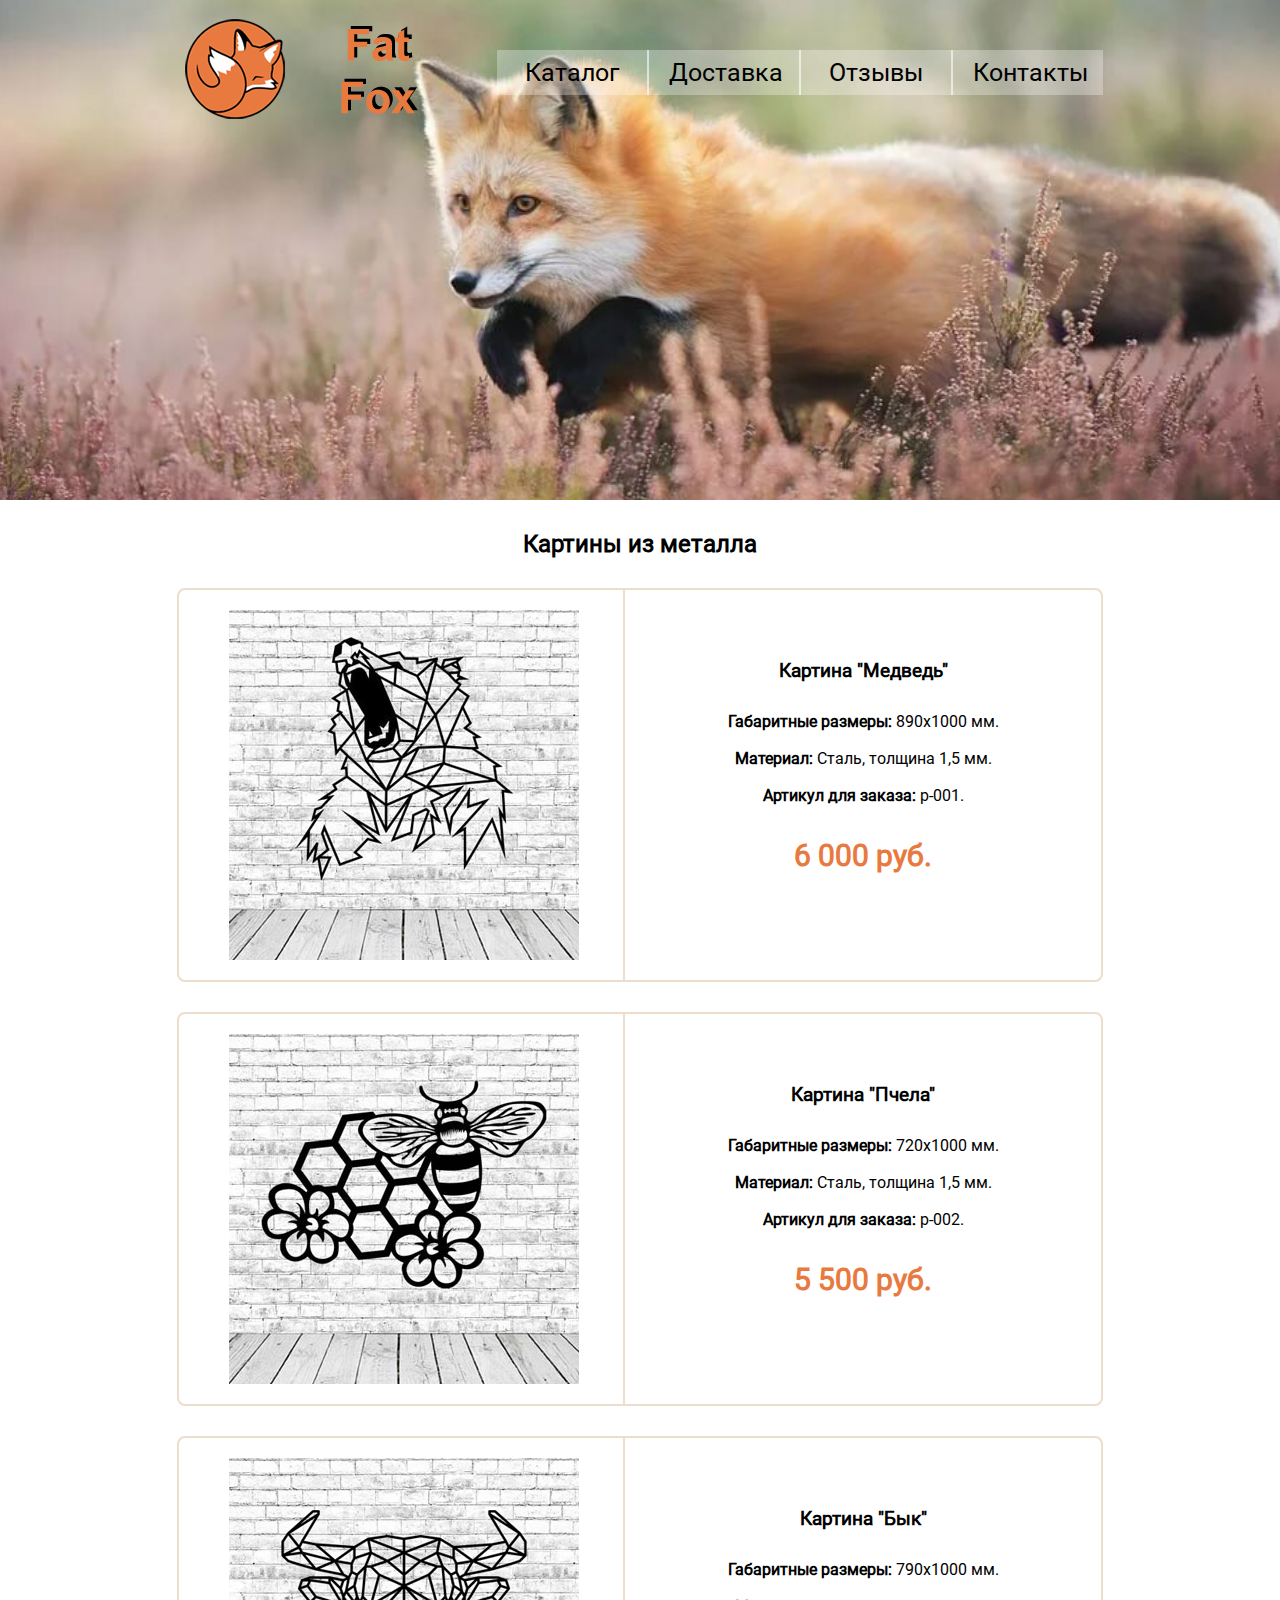
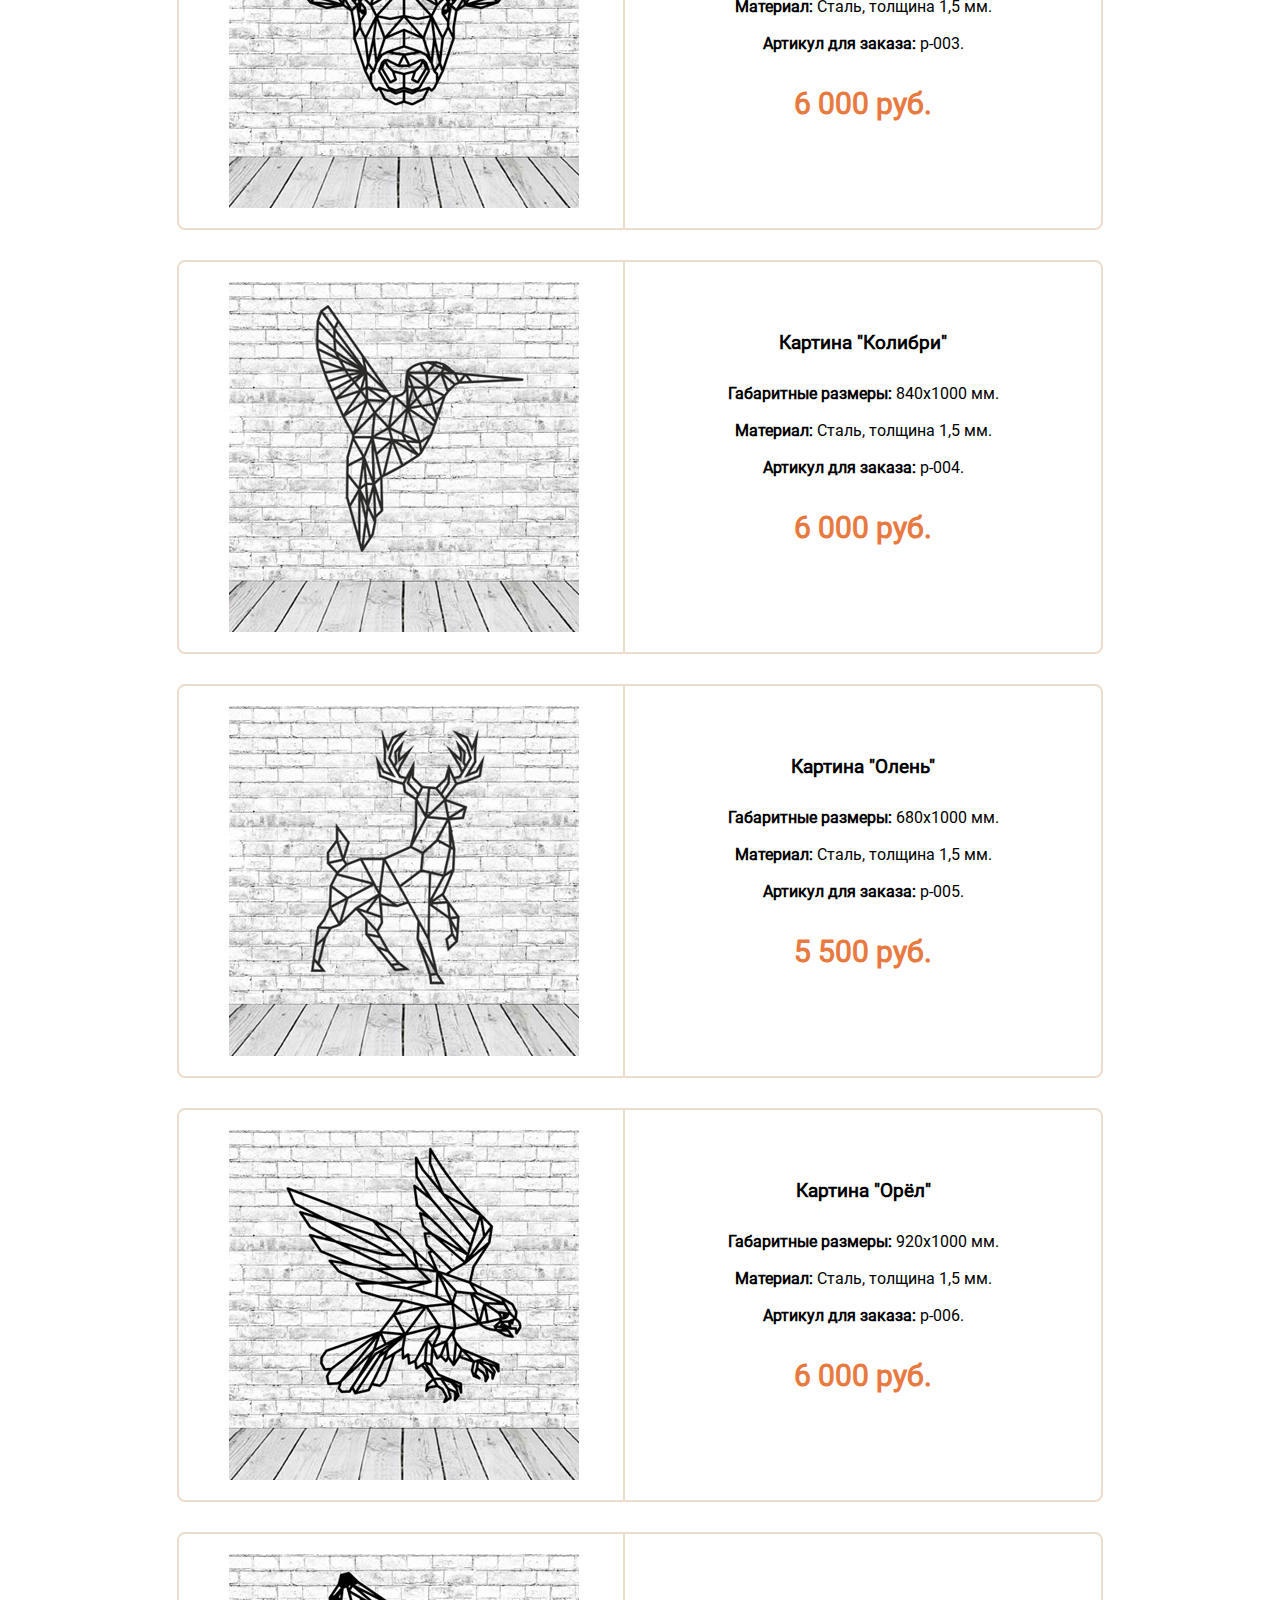
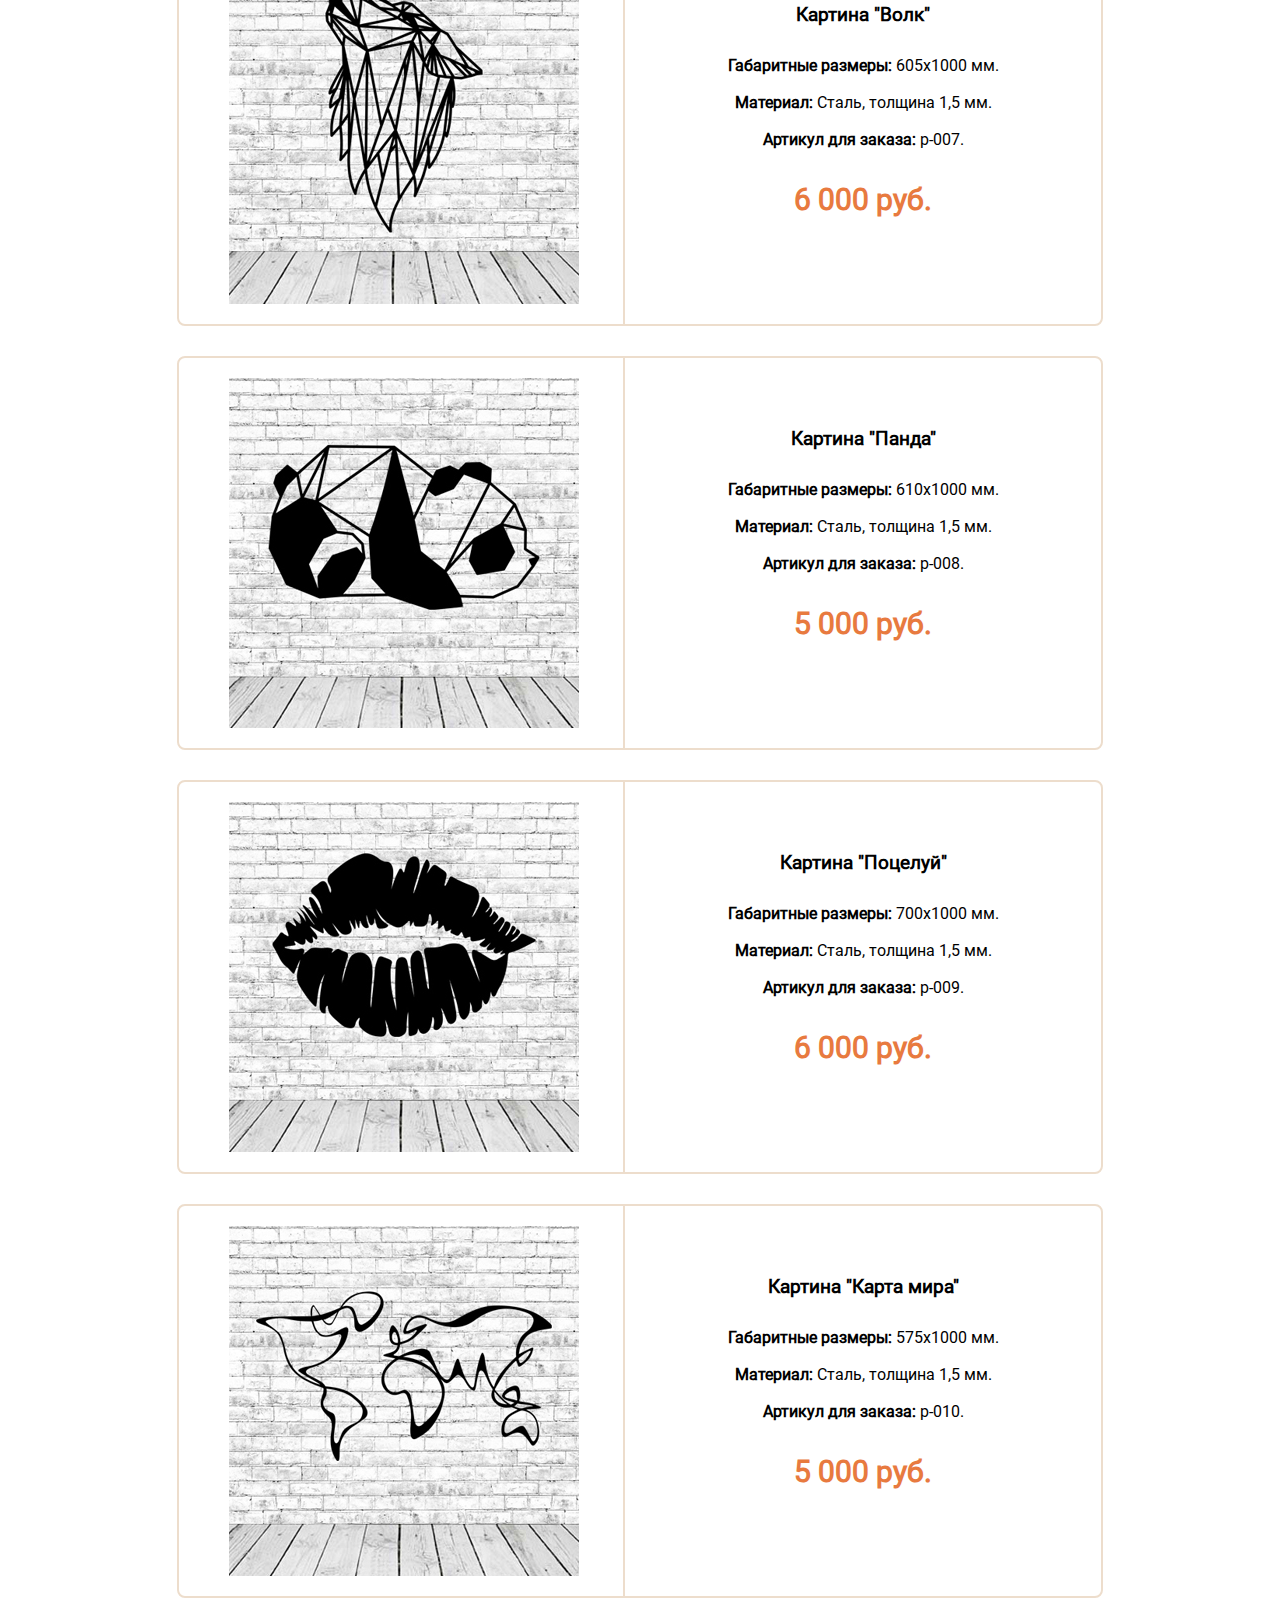
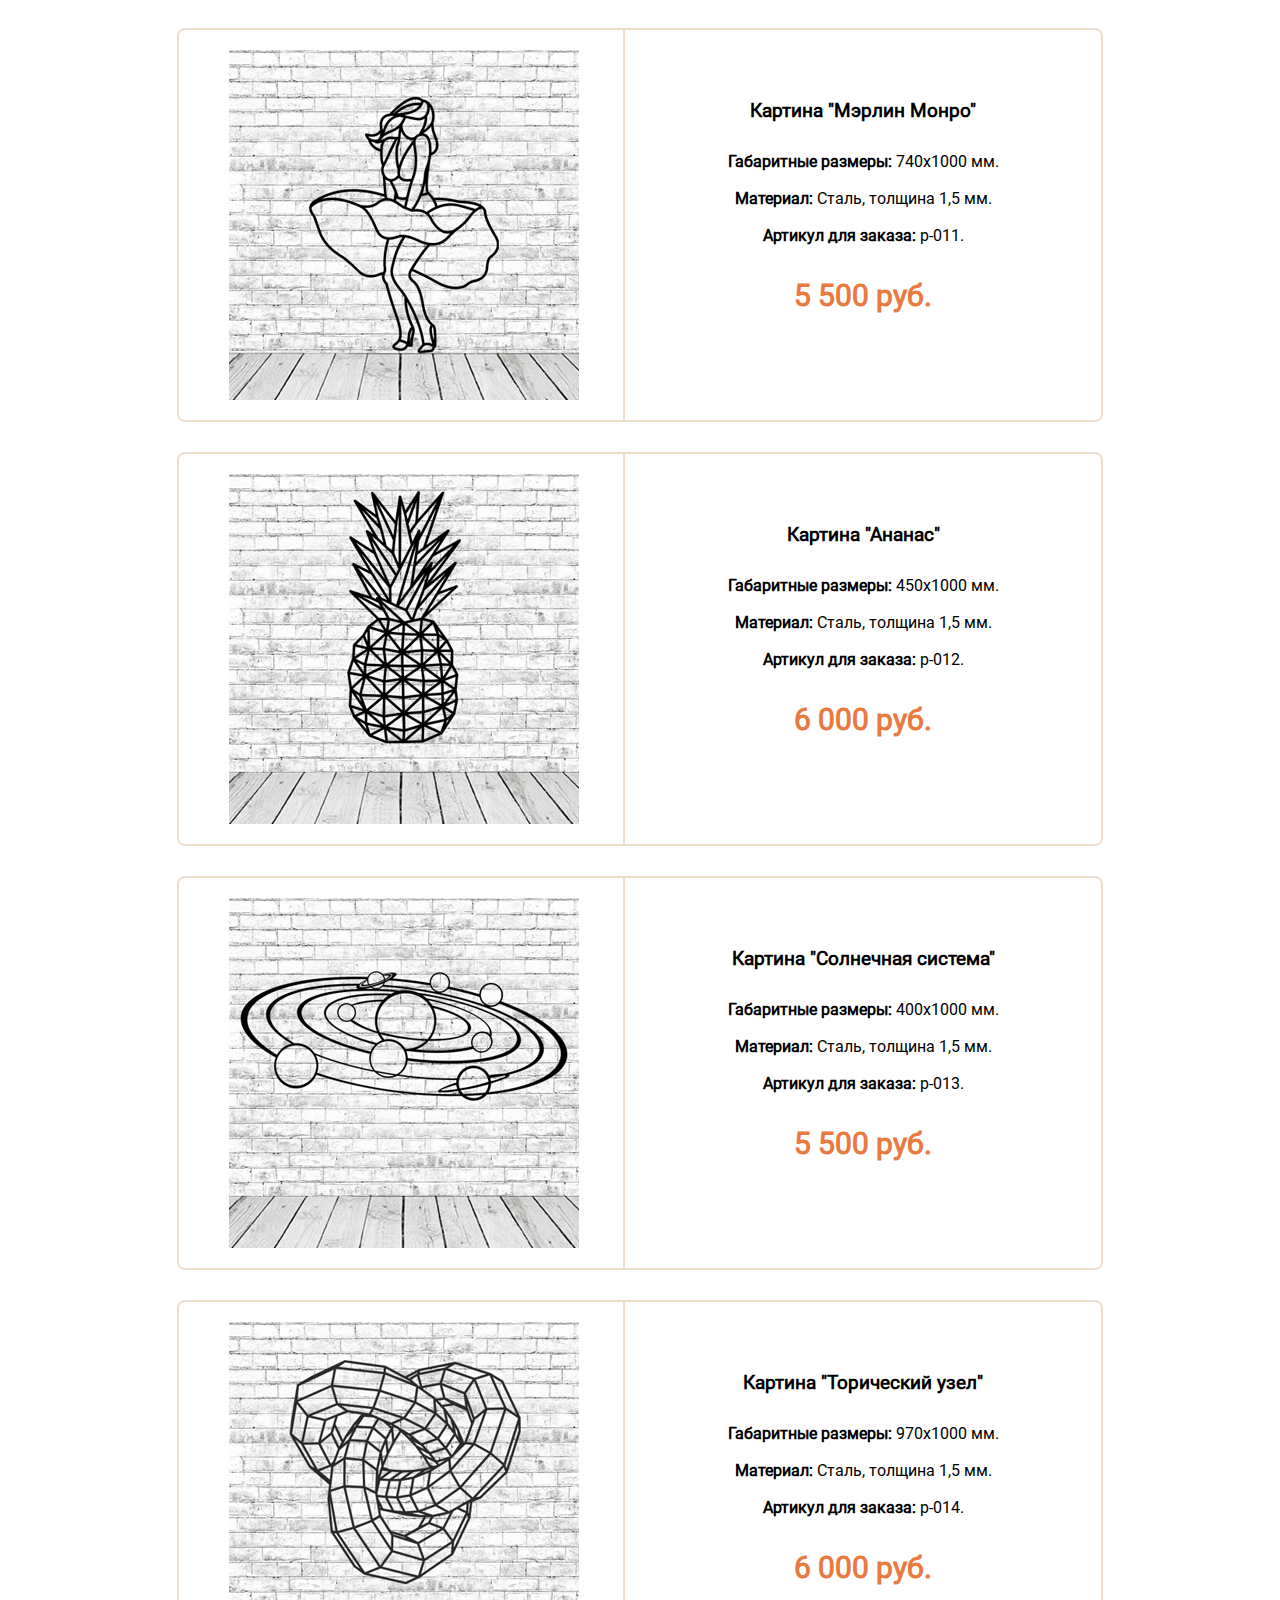
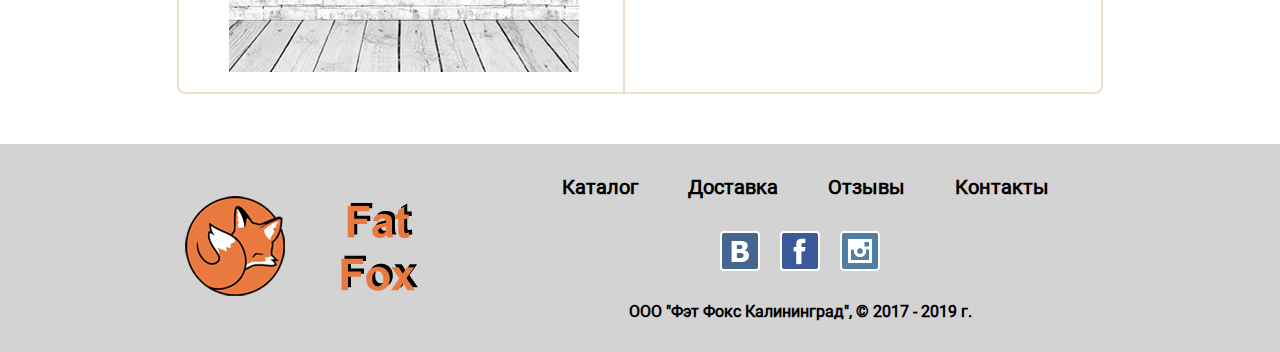
<file: picture.html>
﻿<!DOCTYPE HTML>
<html lang="ru">
  <head>
    <meta charset="utf-8">
    <meta name="keywords" content="лазерная резка, гидроабразивная резка, оригинальные подарки, изделия из металла, мангалы, панно, мебель">
    <meta name="description" content="Картины из металла, изготавливаемые при помощи лазерной резки в Калининграде">
    <title>Fat Fox - Творческая мастерская</title>
    <link rel="stylesheet" href="style/style.css">
    <link rel="stylesheet" href="style/style_catalog_item.css">
  </head>
  <body>
    <header>
      <div class="container">
        <div class="header_top clearfix">
          <div class="logo_header">
            <a href="index.html">
              <img src="img/logo.png" height="119" width="270" alt="Логотип">
            </a>
          </div>
          <ul class="vertical-menu clearfix">
            <li class="select"><a href="catalog.html">Каталог</a>
              <ul class="catalog-items">
                <li><a href="bbq.html">Мангалы</a></li>
                <li><a href="furniture.html">Мебель</a></li>
                <li><a href="picture.html">Картины</></li>
                <li><a href="trophy.html">Трофеи</a</li>
                <li><a href="panel.html">Панно</a></li>
              </ul>
            </li>
            <li><a href="delivery.html">Доставка</a></li>
            <li><a href="reviews.html">Отзывы</a></li>
            <li><a href="contacts.html">Контакты</a></li>
          </ul>
        </div>
      </div>
    </header>

    <main>
      <div class="container">
        <h2>Картины из металла</h2>
        <div class="catalog_item clearfix">
          <div class="item_img">
            <img src="img/picture/001.jpg" alt="Картина Медведь" width="350">
          </div>
          <div class="item">
            <h3>Картина "Медведь"</h3>
            <p><b>Габаритные размеры:</b> 890х1000 мм.</p>
            <p><b>Материал:</b> Сталь, толщина 1,5 мм.</p>
            <p><b>Артикул для заказа:</b> p-001.</p>
            <p class="price"><b>6 000 руб.</b></p>
          </div>
        </div>
        <div class="catalog_item clearfix">
          <div class="item_img">
            <img src="img/picture/002.jpg" alt="Картина Пчела" width="350">
          </div>
          <div class="item">
            <h3>Картина "Пчела"</h3>
            <p><b>Габаритные размеры:</b> 720х1000 мм.</p>
            <p><b>Материал:</b> Сталь, толщина 1,5 мм.</p>
            <p><b>Артикул для заказа:</b> p-002.</p>
            <p class="price"><b>5 500 руб.</b></p>
          </div>
        </div>
        <div class="catalog_item clearfix">
          <div class="item_img">
            <img src="img/picture/003.jpg" alt="Картина Бык" width="350">
          </div>
          <div class="item">
            <h3>Картина "Бык"</h3>
            <p><b>Габаритные размеры:</b> 790х1000 мм.</p>
            <p><b>Материал:</b> Сталь, толщина 1,5 мм.</p>
            <p><b>Артикул для заказа:</b> p-003.</p>
            <p class="price"><b>6 000 руб.</b></p>
          </div>
        </div>
        <div class="catalog_item clearfix">
          <div class="item_img">
            <img src="img/picture/004.jpg" alt="Картина Колибри" width="350">
          </div>
          <div class="item">
            <h3>Картина "Колибри"</h3>
            <p><b>Габаритные размеры:</b> 840х1000 мм.</p>
            <p><b>Материал:</b> Сталь, толщина 1,5 мм.</p>
            <p><b>Артикул для заказа:</b> p-004.</p>
            <p class="price"><b>6 000 руб.</b></p>
          </div>
        </div>
        <div class="catalog_item clearfix">
          <div class="item_img">
            <img src="img/picture/005.jpg" alt="Картина Олень" width="350">
          </div>
          <div class="item">
            <h3>Картина "Олень"</h3>
            <p><b>Габаритные размеры:</b> 680х1000 мм.</p>
            <p><b>Материал:</b> Сталь, толщина 1,5 мм.</p>
            <p><b>Артикул для заказа:</b> p-005.</p>
            <p class="price"><b>5 500 руб.</b></p>
          </div>
        </div>
        <div class="catalog_item clearfix">
          <div class="item_img">
            <img src="img/picture/006.jpg" alt="Картина Орёл" width="350">
          </div>
          <div class="item">
            <h3>Картина "Орёл"</h3>
            <p><b>Габаритные размеры:</b> 920х1000 мм.</p>
            <p><b>Материал:</b> Сталь, толщина 1,5 мм.</p>
            <p><b>Артикул для заказа:</b> p-006.</p>
            <p class="price"><b>6 000 руб.</b></p>
          </div>
        </div>
        <div class="catalog_item clearfix">
          <div class="item_img">
            <img src="img/picture/007.jpg" alt="Картина Волк" width="350">
          </div>
          <div class="item">
            <h3>Картина "Волк"</h3>
            <p><b>Габаритные размеры:</b> 605х1000 мм.</p>
            <p><b>Материал:</b> Сталь, толщина 1,5 мм.</p>
            <p><b>Артикул для заказа:</b> p-007.</p>
            <p class="price"><b>6 000 руб.</b></p>
          </div>
        </div>
        <div class="catalog_item clearfix">
          <div class="item_img">
            <img src="img/picture/008.jpg" alt="Картина Панда" width="350">
          </div>
          <div class="item">
            <h3>Картина "Панда"</h3>
            <p><b>Габаритные размеры:</b> 610х1000 мм.</p>
            <p><b>Материал:</b> Сталь, толщина 1,5 мм.</p>
            <p><b>Артикул для заказа:</b> p-008.</p>
            <p class="price"><b>5 000 руб.</b></p>
          </div>
        </div>
        <div class="catalog_item clearfix">
          <div class="item_img">
            <img src="img/picture/009.jpg" alt="Картина Поцелуй" width="350">
          </div>
          <div class="item">
            <h3>Картина "Поцелуй"</h3>
            <p><b>Габаритные размеры:</b> 700х1000 мм.</p>
            <p><b>Материал:</b> Сталь, толщина 1,5 мм.</p>
            <p><b>Артикул для заказа:</b> p-009.</p>
            <p class="price"><b>6 000 руб.</b></p>
          </div>
        </div>
        <div class="catalog_item clearfix">
          <div class="item_img">
            <img src="img/picture/010.jpg" alt="Картина Карта мира" width="350">
          </div>
          <div class="item">
            <h3>Картина "Карта мира"</h3>
            <p><b>Габаритные размеры:</b> 575х1000 мм.</p>
            <p><b>Материал:</b> Сталь, толщина 1,5 мм.</p>
            <p><b>Артикул для заказа:</b> p-010.</p>
            <p class="price"><b>5 000 руб.</b></p>
          </div>
        </div>
        <div class="catalog_item clearfix">
          <div class="item_img">
            <img src="img/picture/011.jpg" alt="Картина Мэрлин Монро" width="350">
          </div>
          <div class="item">
            <h3>Картина "Мэрлин Монро"</h3>
            <p><b>Габаритные размеры:</b> 740х1000 мм.</p>
            <p><b>Материал:</b> Сталь, толщина 1,5 мм.</p>
            <p><b>Артикул для заказа:</b> p-011.</p>
            <p class="price"><b>5 500 руб.</b></p>
          </div>
        </div>
        <div class="catalog_item clearfix">
          <div class="item_img">
            <img src="img/picture/012.jpg" alt="Картина Ананас" width="350">
          </div>
          <div class="item">
            <h3>Картина "Ананас"</h3>
            <p><b>Габаритные размеры:</b> 450х1000 мм.</p>
            <p><b>Материал:</b> Сталь, толщина 1,5 мм.</p>
            <p><b>Артикул для заказа:</b> p-012.</p>
            <p class="price"><b>6 000 руб.</b></p>
          </div>
        </div>
        <div class="catalog_item clearfix">
          <div class="item_img">
            <img src="img/picture/013.jpg" alt="Картина Солнечная система" width="350">
          </div>
          <div class="item">
            <h3>Картина "Солнечная система"</h3>
            <p><b>Габаритные размеры:</b> 400х1000 мм.</p>
            <p><b>Материал:</b> Сталь, толщина 1,5 мм.</p>
            <p><b>Артикул для заказа:</b> p-013.</p>
            <p class="price"><b>5 500 руб.</b></p>
          </div>
        </div>
        <div class="catalog_item clearfix">
          <div class="item_img">
            <img src="img/picture/014.jpg" alt="Картина Торический узел" width="350">
          </div>
          <div class="item">
            <h3>Картина "Торический узел"</h3>
            <p><b>Габаритные размеры:</b> 970х1000 мм.</p>
            <p><b>Материал:</b> Сталь, толщина 1,5 мм.</p>
            <p><b>Артикул для заказа:</b> p-014.</p>
            <p class="price"><b>6 000 руб.</b></p>
          </div>
        </div>
      </div>
    </main>


    <footer>
      <div class="container clearfix">
        <div class="footer_top">
          <a href="index.html">
            <img src="img/logo.png" height="119" width="270" alt="Логотип">
          </a>
        </div>
        <div class="foter_menu">
          <ul class="vertical-menu clearfix">
            <li><a href="catalog.html">Каталог</a></li>
            <li><a href="delivery.html">Доставка</a></li>
            <li><a href="reviews.html">Отзывы</a></li>
            <li><a href="contacts.html">Контакты</a></li>
          </ul>
        </div>
        <div class="footer_social">
          <a class="social_btn social_vk" href="https://vk.com/redfatfox" target="_blank" title="Наша страница во Вконтакте">Вконтакте</a>
          <a class="social_btn social_fb" target="_blank" title="Наша страница в Фейсбуке">Фейсбук</a>
          <a class="social_btn social_in" href="https://www.instagram.com/fat_fox_kld/" target="_blank" title="Наша страница в Инстаграмм">Инстаграмм</a>
        </div>
        <div class="footer_bottom">
          <p><b>ООО "Фэт Фокс Калининград", &#169; 2017 - 2019 г.<b></p>
        </div>

      </div>
    </footer>
  </body>
</html>
</file>
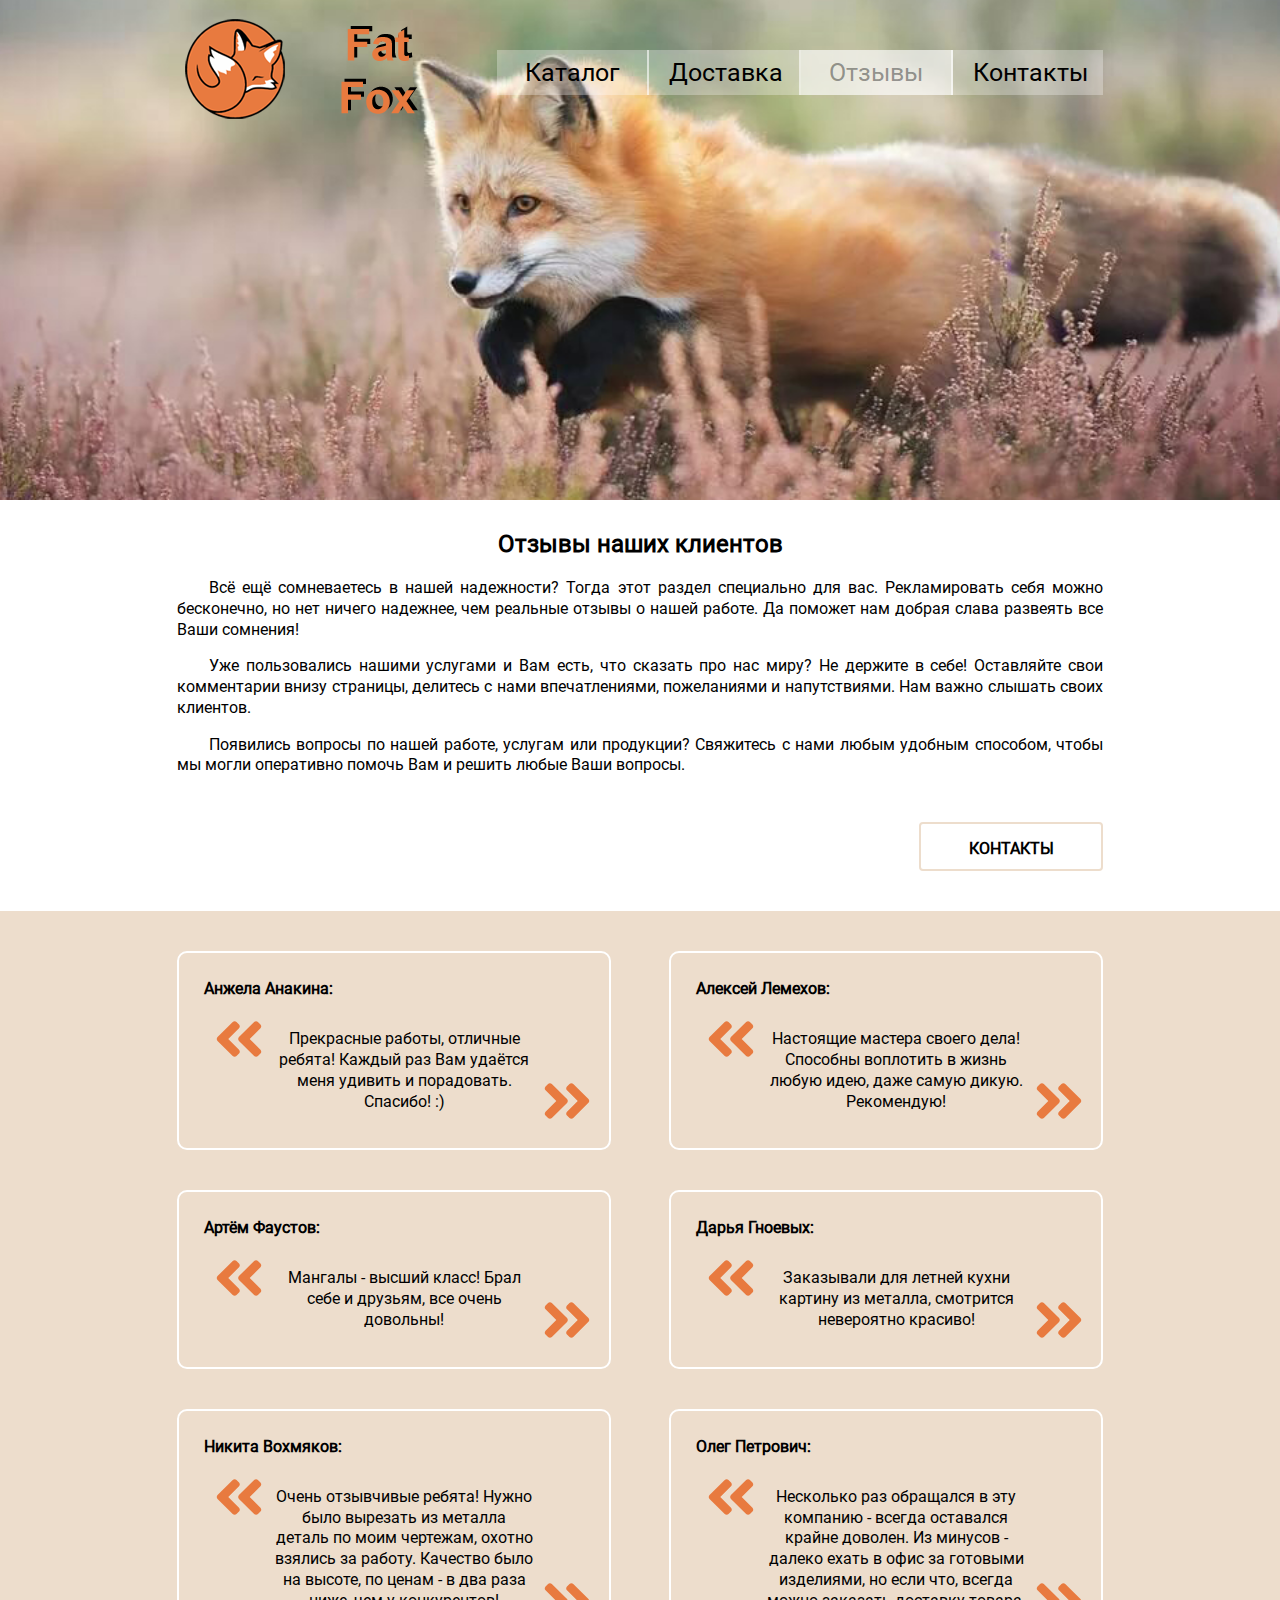
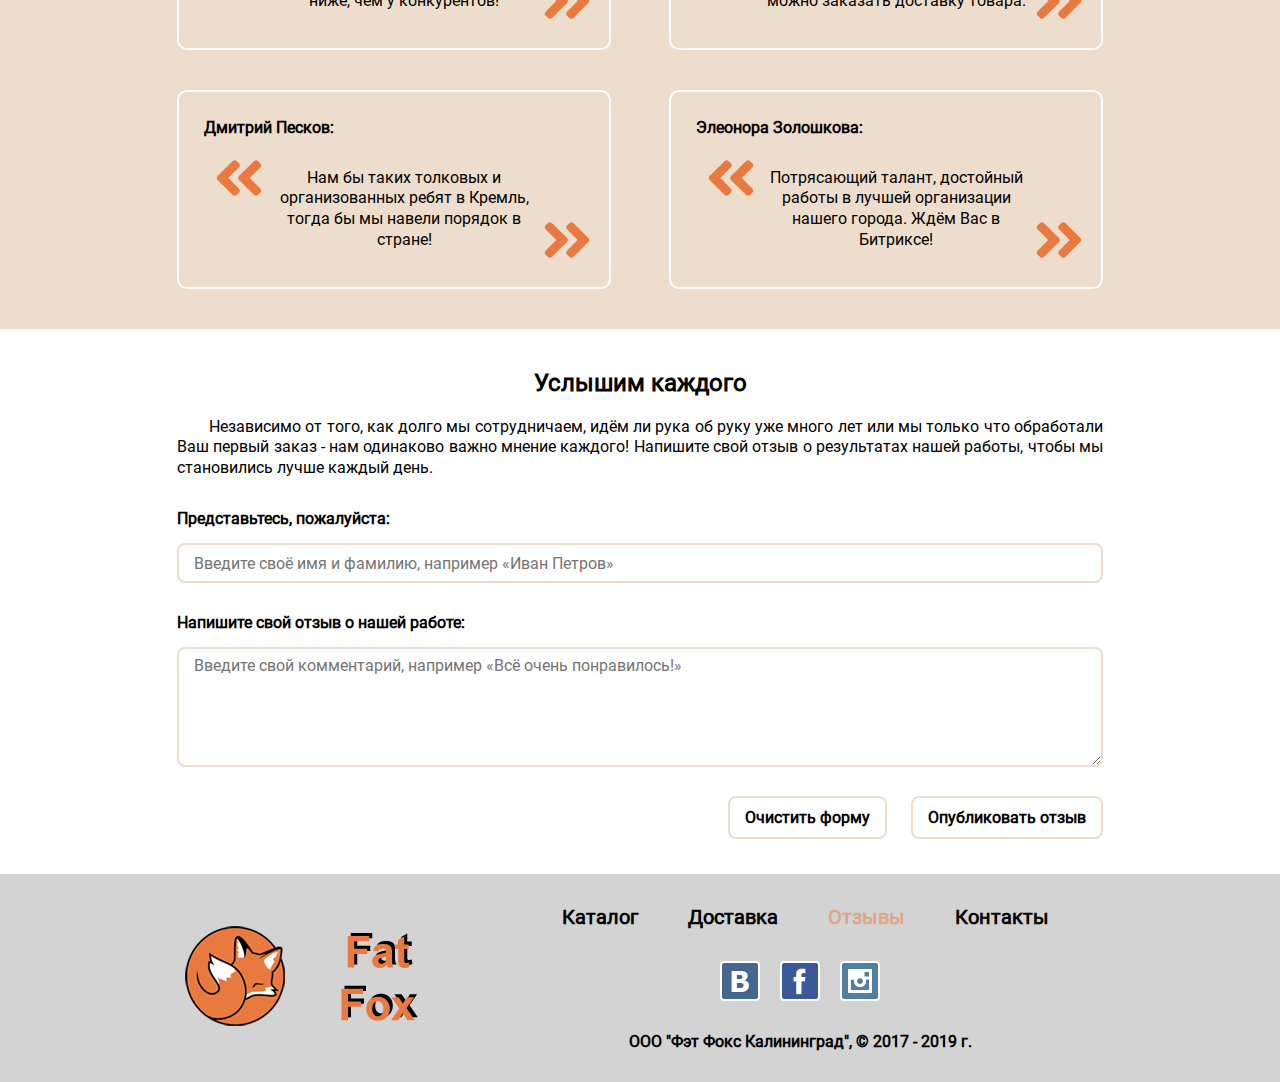
<file: reviews.html>
﻿<!DOCTYPE HTML>
<html lang="ru">
  <head>
    <meta charset="utf-8">
    <meta name="keywords" content="лазерная резка, гидроабразивная резка, оригинальные подарки, изделия из металла, мангалы, панно, мебель, отзывы">
    <meta name="description" content="Отзывы о нашей работе и качестве предоставляемых услуг по лазерной резке в Калининграде">
    <title>Fat Fox - Творческая мастерская</title>
    <link rel="stylesheet" href="style/style.css">
    <link rel="stylesheet" href="style/style_reviews.css">
  </head>
  <body>
    <header>
      <div class="container">
        <div class="header_top clearfix">
          <div class="logo_header">
            <a href="index.html">
              <img src="img/logo.png" height="119" width="270" alt="Логотип">
            </a>
          </div>
          <ul class="vertical-menu clearfix">
            <li class="select"><a href="catalog.html">Каталог</a>
              <ul class="catalog-items">
                <li><a href="bbq.html">Мангалы</a></li>
                <li><a href="furniture.html">Мебель</a></li>
                <li><a href="picture.html">Картины</></li>
                <li><a href="trophy.html">Трофеи</a</li>
                <li><a href="panel.html">Панно</a></li>
              </ul>
            </li>
            <li><a href="delivery.html">Доставка</a></li>
            <li class="is_here"><a href="reviews.html">Отзывы</a></li>
            <li><a href="contacts.html">Контакты</a></li>
          </ul>
        </div>
      </div>
    </header>

    <div class="reviews">
      <div class="container clearfix">
        <div class="reviews_text">
          <h2>Отзывы наших клиентов</h2>
          <p>Всё ещё сомневаетесь в нашей надежности? Тогда этот раздел специально для вас. Рекламировать себя можно бесконечно, но нет ничего надежнее, чем реальные отзывы о нашей работе. Да поможет нам добрая слава развеять все Ваши сомнения!</p>
          <p>Уже пользовались нашими услугами и Вам есть, что сказать про нас миру? Не держите в себе! Оставляйте свои комментарии внизу страницы, делитесь с нами впечатлениями, пожеланиями и напутствиями. Нам важно слышать своих клиентов.</p>
          <p>Появились вопросы по нашей работе, услугам или продукции? Свяжитесь с нами любым удобным способом, чтобы мы могли оперативно помочь Вам и решить любые Ваши вопросы.</p>
        </div>
        <div class="clearfix">
          <a class="button btn_contact" href="contacts.html" title="Получить консультацию по любым вопросам">Контакты</a>
        </div>
      </div>
    </div>

    <div class="comment_field">
      <div class="container clearfix new_message_field">
        <div class="comment">
          <p class="name">Анжела Анакина:</p>
          <p class="text">Прекрасные работы, отличные ребята! Каждый раз Вам удаётся меня удивить и порадовать. Спасибо! :)</p>
        </div>
        <div class="comment">
          <p class="name">Алексей Лемехов:</p>
          <p class="text">Настоящие мастера своего дела! Способны воплотить в жизнь любую идею, даже самую дикую. Рекомендую!</p>
        </div>
        <div class="comment">
          <p class="name">Артём Фаустов:</p>
          <p class="text">Мангалы - высший класс! Брал себе и друзьям, все очень довольны!</p>
        </div>
        <div class="comment">
          <p class="name">Дарья Гноевых:</p>
          <p class="text">Заказывали для летней кухни картину из металла, смотрится невероятно красиво!</p>
        </div>
        <div class="comment">
          <p class="name">Никита Вохмяков:</p>
          <p class="text">Очень отзывчивые ребята! Нужно было вырезать из металла деталь по моим чертежам, охотно взялись за работу. Качество было на высоте, по ценам - в два раза ниже, чем у конкурентов!</p>
        </div>
        <div class="comment">
          <p class="name">Олег Петрович:</p>
          <p class="text">Несколько раз обращался в эту компанию - всегда оставался крайне доволен. Из минусов - далеко ехать в офис за готовыми изделиями, но если что, всегда можно заказать доставку товара.</p>
        </div>
        <div class="comment">
          <p class="name">Дмитрий Песков:</p>
          <p class="text">Нам бы таких толковых и организованных ребят в Кремль, тогда бы мы навели порядок в стране!</p>
        </div>
        <div class="comment">
          <p class="name">Элеонора Золошкова:</p>
          <p class="text">Потрясающий талант, достойный работы в лучшей организации нашего города. Ждём Вас в Битриксе!</p>
        </div>
      </div>
    </div>


    <div class="reviews_feedback">
      <div class="container">
        <div class="reviews_form">
          <h2>Услышим каждого</h2>
          <p>Независимо от того, как долго мы сотрудничаем, идём ли рука об руку уже много лет или мы только что обработали Ваш первый заказ - нам одинаково важно мнение каждого! Напишите свой отзыв о результатах нашей работы, чтобы мы становились лучше каждый день.</p>
          <form class="reviews_form_field" action="https://echo.htmlacademy.ru" method="post">
            <label for="user_name_field">Представьтесь, пожалуйста:</label>
            <br>
            <input type="text" name="user_name" id="user_name_field" maxlength="20" required placeholder="Введите своё имя и фамилию, например &#171;Иван Петров&#187;">
            <br>
            <label for="reviews_message_field">Напишите свой отзыв о нашей работе:</label>
            <textarea name="reviews_message" id="reviews_message_field" maxlength="170" required placeholder="Введите свой комментарий, например &#171;Всё очень понравилось!&#187;"></textarea>
            <br>
            <div class="button_right">
              <input type="reset" value="Очистить форму">
              <input type="submit" id="reviews_submit" value="Опубликовать отзыв">
            </div>
          </form>
        </div>
      </div>
    </div>

    <template id="reviews-template">
      <div class="comment">
        <p class="name"></p>
        <p class="text"></p>
      </div>
    </template>

    <footer>
      <div class="container clearfix">
        <div class="footer_top">
          <a href="index.html">
            <img src="img/logo.png" height="119" width="270" alt="Логотип">
          </a>
        </div>
        <div class="foter_menu">
          <ul class="vertical-menu clearfix">
            <li><a href="catalog.html">Каталог</a></li>
            <li><a href="delivery.html">Доставка</a></li>
            <li class="is_here"><a href="reviews.html">Отзывы</a></li>
            <li><a href="contacts.html">Контакты</a></li>
          </ul>
        </div>
        <div class="footer_social">
          <a class="social_btn social_vk" href="https://vk.com/redfatfox" target="_blank" title="Наша страница во Вконтакте">Вконтакте</a>
          <a class="social_btn social_fb" target="_blank" title="Наша страница в Фейсбуке">Фейсбук</a>
          <a class="social_btn social_in" href="https://www.instagram.com/fat_fox_kld/" target="_blank" title="Наша страница в Инстаграмм">Инстаграмм</a>
        </div>
        <div class="footer_bottom">
          <p><b>ООО "Фэт Фокс Калининград", &#169; 2017 - 2019 г.<b></p>
        </div>

      </div>
    </footer>
  <script src="script/script_reviews.js"></script>
  </body>
</html>
</file>
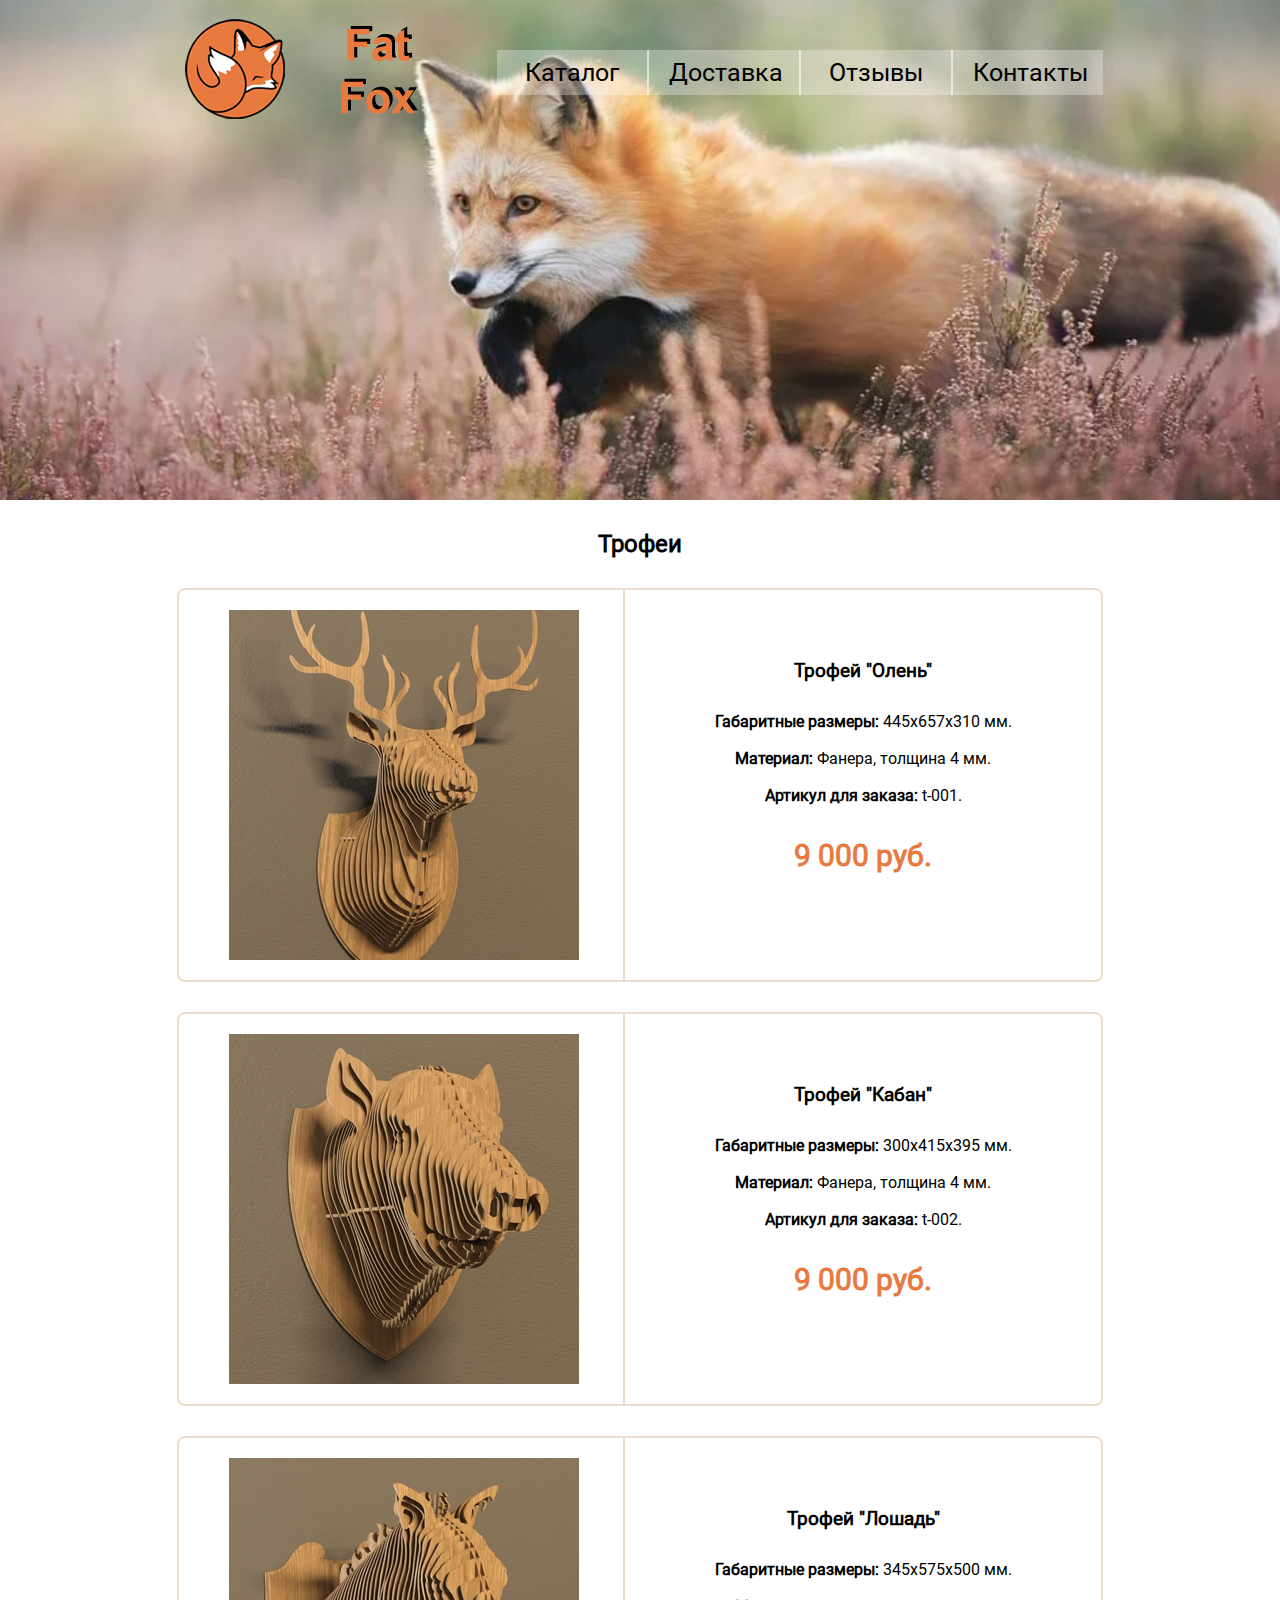
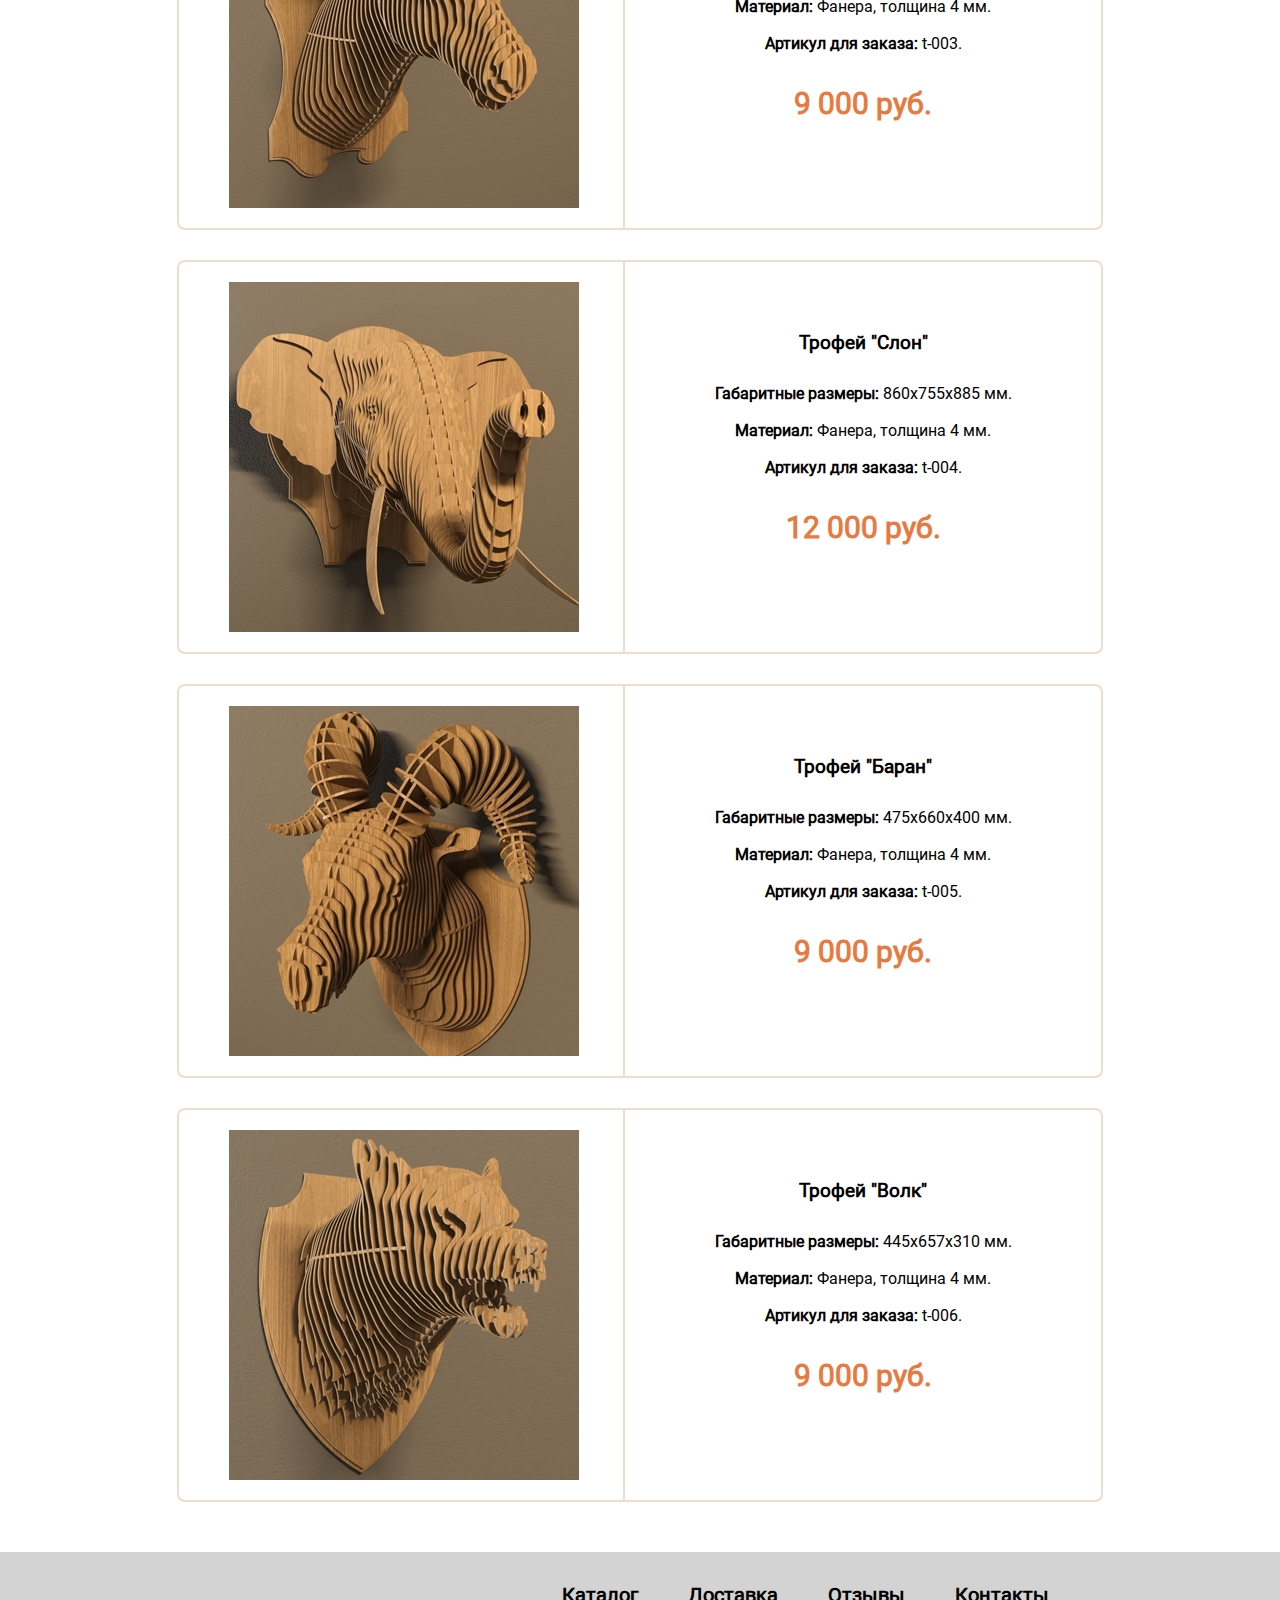
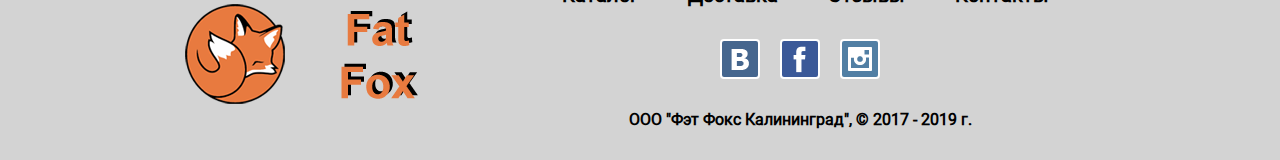
<file: trophy.html>
﻿<!DOCTYPE HTML>
<html lang="ru">
  <head>
    <meta charset="utf-8">
    <meta name="keywords" content="лазерная резка, гидроабразивная резка, оригинальные подарки, изделия из металла, мангалы, панно, мебель">
    <meta name="description" content="Трофеи в виде голов животных, изготавливаемые из фанеры при помощи лазерной резки в Калининграде">
    <title>Fat Fox - Творческая мастерская</title>
    <link rel="stylesheet" href="style/style.css">
    <link rel="stylesheet" href="style/style_catalog_item.css">
  </head>
  <body>
    <header>
      <div class="container">
        <div class="header_top clearfix">
          <div class="logo_header">
            <a href="index.html">
              <img src="img/logo.png" height="119" width="270" alt="Логотип">
            </a>
          </div>
          <ul class="vertical-menu clearfix">
            <li class="select"><a href="catalog.html">Каталог</a>
              <ul class="catalog-items">
                <li><a href="bbq.html">Мангалы</a></li>
                <li><a href="furniture.html">Мебель</a></li>
                <li><a href="picture.html">Картины</></li>
                <li><a href="trophy.html">Трофеи</a</li>
                <li><a href="panel.html">Панно</a></li>
              </ul>
            </li>
            <li><a href="delivery.html">Доставка</a></li>
            <li><a href="reviews.html">Отзывы</a></li>
            <li><a href="contacts.html">Контакты</a></li>
          </ul>
        </div>
      </div>
    </header>

    <main>
      <div class="container">
        <h2>Трофеи</h2>
        <div class="catalog_item clearfix">
          <div class="item_img">
            <img src="img/trophy/001.jpg" alt="Трофей Олень" width="350">
          </div>
          <div class="item">
            <h3>Трофей "Олень"</h3>
            <p><b>Габаритные размеры:</b> 445x657x310 мм.</p>
            <p><b>Материал:</b> Фанера, толщина 4 мм.</p>
            <p><b>Артикул для заказа:</b> t-001.</p>
            <p class="price"><b>9 000 руб.</b></p>
          </div>
        </div>
        <div class="catalog_item clearfix">
          <div class="item_img">
            <img src="img/trophy/002.jpg" alt="Трофей Кабан" width="350">
          </div>
          <div class="item">
            <h3>Трофей "Кабан"</h3>
            <p><b>Габаритные размеры:</b> 300х415х395 мм.</p>
            <p><b>Материал:</b> Фанера, толщина 4 мм.</p>
            <p><b>Артикул для заказа:</b> t-002.</p>
            <p class="price"><b>9 000 руб.</b></p>
          </div>
        </div>
        <div class="catalog_item clearfix">
          <div class="item_img">
            <img src="img/trophy/003.jpg" alt="Трофей Лошадь" width="350">
          </div>
          <div class="item">
            <h3>Трофей "Лошадь"</h3>
            <p><b>Габаритные размеры:</b> 345x575x500 мм.</p>
            <p><b>Материал:</b> Фанера, толщина 4 мм.</p>
            <p><b>Артикул для заказа:</b> t-003.</p>
            <p class="price"><b>9 000 руб.</b></p>
          </div>
        </div>
        <div class="catalog_item clearfix">
          <div class="item_img">
            <img src="img/trophy/004.jpg" alt="Трофей Слон" width="350">
          </div>
          <div class="item">
            <h3>Трофей "Слон"</h3>
            <p><b>Габаритные размеры:</b> 860х755х885 мм.</p>
            <p><b>Материал:</b> Фанера, толщина 4 мм.</p>
            <p><b>Артикул для заказа:</b> t-004.</p>
            <p class="price"><b>12 000 руб.</b></p>
          </div>
        </div>
        <div class="catalog_item clearfix">
          <div class="item_img">
            <img src="img/trophy/005.jpg" alt="Трофей Баран" width="350">
          </div>
          <div class="item">
            <h3>Трофей "Баран"</h3>
            <p><b>Габаритные размеры:</b> 475х660х400 мм.</p>
            <p><b>Материал:</b> Фанера, толщина 4 мм.</p>
            <p><b>Артикул для заказа:</b> t-005.</p>
            <p class="price"><b>9 000 руб.</b></p>
          </div>
        </div>
        <div class="catalog_item clearfix">
          <div class="item_img">
            <img src="img/trophy/006.jpg" alt="Трофей Волк" width="350">
          </div>
          <div class="item">
            <h3>Трофей "Волк"</h3>
            <p><b>Габаритные размеры:</b> 445x657x310 мм.</p>
            <p><b>Материал:</b> Фанера, толщина 4 мм.</p>
            <p><b>Артикул для заказа:</b> t-006.</p>
            <p class="price"><b>9 000 руб.</b></p>
          </div>
        </div>
      </div>
    </main>


    <footer>
      <div class="container clearfix">
        <div class="footer_top">
          <a href="index.html">
            <img src="img/logo.png" height="119" width="270" alt="Логотип">
          </a>
        </div>
        <div class="foter_menu">
          <ul class="vertical-menu clearfix">
            <li><a href="catalog.html">Каталог</a></li>
            <li><a href="delivery.html">Доставка</a></li>
            <li><a href="reviews.html">Отзывы</a></li>
            <li><a href="contacts.html">Контакты</a></li>
          </ul>
        </div>
        <div class="footer_social">
          <a class="social_btn social_vk" href="https://vk.com/redfatfox" target="_blank" title="Наша страница во Вконтакте">Вконтакте</a>
          <a class="social_btn social_fb" target="_blank" title="Наша страница в Фейсбуке">Фейсбук</a>
          <a class="social_btn social_in" href="https://www.instagram.com/fat_fox_kld/" target="_blank" title="Наша страница в Инстаграмм">Инстаграмм</a>
        </div>
        <div class="footer_bottom">
          <p><b>ООО "Фэт Фокс Калининград", &#169; 2017 - 2019 г.<b></p>
        </div>

      </div>
    </footer>
  </body>
</html>
</file>
<file: style/style.css>
@font-face {
  font-family: "Roboto";
  src:
    local("Roboto Regular"),
    url("../font/Roboto.woff") format("woff");
}

body {
  font-family: "Roboto", sans-serif;
  font-size: 16px;
  margin: 0;
}

.clearfix::after {
  display: table;
  clear: both;
  content: "";
}

.container {
  margin: 0 auto;
  width: 926px;
}

.button {
  display: inline-block;
  width: 180px;
  height: 30px;
  text-decoration: none;
  color: inherit;
  text-align: center;
  vertical-align: top;
  text-transform: uppercase;
  border: 2px solid #edddcc;
  border-radius: 4px;
  padding: 15px 0 0 0;
  font-weight: bold;
  margin-bottom: 30px;
  transition-duration: 0.5s;
}

header {
  height: 500px;
  background-color: #edddcc;
  background-image: url(../img/header.jpg);
  background-repeat: no-repeat;
  background-size: cover;
  background-position: center;
}

header .logo_header {
  float: left;
  margin-top: 10px;
  margin-right: 50px;
}

header .logo_header img {
  transition-duration: 0.5s;
}

header .logo_header img:hover {
  filter: saturate(2) drop-shadow(0 0 2px black);
}

header .vertical-menu,
header .catalog-items {
  list-style: none;
  color: black;
  margin: 0;
  padding: 0;
  background-color: rgba(255, 255, 255, 0.3);
  background-clip: content-box;
}

header .vertical-menu a,
header .catalog-items a {
  text-decoration: none;
  color: inherit;
}

header .vertical-menu {
  padding-top: 50px;
  text-align: center;
  float: left;
}

header .vertical-menu > li {
  float: left;
  display: inline-block;
  width: 110px;
  padding: 8px 20px;
  border-right: solid 2px rgba(255, 255, 255, 0.6);
  font-size: 25px;
  transition-duration: 0.5s;
}

header .vertical-menu li:last-child {
  border-right: none;
}

header .vertical-menu li:hover {
  background-color: rgba(255, 255, 255, 0.5);
}

header .vertical-menu li:active {
  color: gray;
  transition: none;
}

header .catalog-items {
  display: none;
  width: 152px;
  position: absolute;
  left: 0;
  background-color: rgba(255, 255, 255, 0.5);
  padding: 10px 0;
  text-align: center;
}

header .catalog-items li {
  border: none;
  font-size: 22px;
  margin: 0;
  padding: 5px 5px;
  transition-duration: 0.5s;
}


header .select {
  position: relative;
}

header .select:hover .catalog-items {
  display: block;
}

.advantage .advantage-items {
  padding: 80px 0;
  text-align: center;
}

.advantage .advantage-items p {
  line-height: 1.3em;
}

.advantage ul {
  margin: 0;
  padding: 0;
}

.advantage li {
  margin: 0;
  padding: 0;
  list-style: none;
}

.advantage li:hover img {
  transform: scale(1.2);
  filter:hue-rotate(180deg);
}

.advantage .advantage-items li {
  float: left;
  width: 200px;
  padding: 0 54px;
  border-right: 1px solid #edddcc;
}

.advantage .advantage-items li:last-of-type {
  border: none;
}

.advantage .advantage-items h2,
.advantage .advantage-items p {
  margin: 0;
  padding: 10px 0;
}

.advantage .advantage-items img {
  padding-bottom: 10px;
  transition-duration: 0.5s;
}

.about_us {
  padding: 20px 0 0 0;
  background-color: #edddcc;
}

.about_us h2 {
  text-align: center;
}

.about_us p {
  text-align: justify;
  line-height: 1.3em;
  text-indent: 2em;
  padding-bottom: 10px;
}

.about_us .about_text a {
  text-decoration: none;
  color: inherit;
  font-weight: bold;
}

.about_us .about_text a:hover {
  color: gray;
}

.about_text {
  padding: 0 80px;
}

.about_us .btn_about {
  float: right;
  background: none;
  border-color: white;
}

.about_us .btn_about:hover {
  background-color: white;
}

.about_us .btn_about:active {
  color: gray;
}

.sale {
  text-align: center;
  padding-top: 10px;
  padding-bottom: 20px;
}

.sale .sale_text {
  margin-bottom: 20px;
}

.sale .sale_img {
  background-color: #edddcc;
  width: 926px;
  margin-top: 40px;
  padding-top: 13px;
  padding-bottom: 13px;
  box-shadow: 0 0 40px -5px gray;
  border-radius: 8px;
  position: relative;
}

.sale .sale_img img {
  border-radius: 10px;
}

@keyframes show_message {
  0% {opacity: 0;}
  100% {opacity: 1;}
}

@keyframes close_message {
  0% {opacity: 1;}
  100% {opacity: 0;}
}

.sale .hint {
  position: absolute;
  top: 30px;
  left: 30px;
  display: block;
  width: 350px;
  padding: 25px;
  padding-bottom: 20px;
  border: solid 2px #edddcc;
  font-size: 24px;
  border-radius: 50%;
  background-color: rgba(237, 221, 204, 0.3);
  color: white;
  opacity: 1;
}

.sale .hint::before {
  display: block;
  content: "";
  width: 60px;
  height: 40px;
  background-color: rgba(237, 221, 204, 0.3);
  border-radius: 50%;
  border: solid 2px #edddcc;
  position: absolute;
  top: 130px;
  left: 370px;
  opacity: 1;
}

.sale .hint::after {
  display: block;
  content: "";
  width: 15px;
  height: 10px;
  background-color: rgba(237, 221, 204, 0.3);
  border-radius: 50%;
  border: solid 2px #edddcc;
  position: absolute;
  top: 180px;
  left: 450px;
  opacity: 1;
}

.sale .sale_img .hint,
.sale .sale_img .hint::before,
.sale .sale_img .hint::after {
  animation-name: close_message;
  animation-duration: 2s;
  animation-fill-mode: forwards;
}

.sale .sale_img:hover .hint,
.sale .sale_img:hover .hint::before,
.sale .sale_img:hover .hint::after {
  animation-name: show_message;
  animation-duration: 2s;
  animation-fill-mode: forwards;
}

.sale .popup {
  display: none;
  width: 550px;
  position: absolute;
  padding: 10px 30px;
  background-color: #edddcc;
  top: 45%;
  left: 50%;
  font-size: 20px;
  transform: translate(-50%, -50%);
  border-radius: 8px;
  border: 13px solid white;
}

.sale .active {
  display: block;
}

.sale .close_popup {
  position: absolute;
  outline: none;
  border: none;
  margin: 0;
  padding: 0;
  width: 75px;
  height: 75px;
  border-radius: 50%;
  background-color: #edddcc;
  top: -35px;
  right: -35px;
  transition-duration: 0.5s;
}

.sale .close_popup:hover {
  transform:
  rotate(180deg) scale(1.1);
}

.sale .close_popup:active {
  color: white;
}

.samples {
  background-color: #edddcc;
}

.samples .samples_header {
  padding: 20px 0 30px 0;
  text-align: center;
}

.samples .full_photo {
  background-color: white;
  width: 926px;
  height: 690px;
  text-align: center;
  padding-top: 13px;
  margin-bottom: 15px;
  box-shadow: 0 0 40px -5px gray;
  border-radius: 8px;
}

.samples .full_photo img {
  border-radius: 5px;
}

.samples .preview_photo {
  margin-bottom: 40px;
}

.samples button {
  padding: 0;
  border: none;
  float: left;
  width: 180px;
  background: none;
  margin-right: 6px;
  margin-bottom: 30px;
  outline: none;
  cursor: pointer;
}

.samples button:last-child {
  margin: 0;
}

.samples button img {
  border-radius: 5px;
  width: 180px;
  height: 135px;
}

.samples button img:hover {
  filter: brightness(1.2);
}

.samples .active img {
  outline: 3px solid white;
  outline-offset: -6px;
}

.samples .btn_samples {
  background: none;
  border-color: white;
  float: right;
}

.samples .btn_samples:hover {
  background-color: white;
}

.samples .btn_samples:active {
  color: gray;
}

.reviews_header {
  text-align: center;
  margin-top: 50px;
}

.reviews .comment {
  float: left;
  position: relative;
  border: 2px solid #edddcc;
  border-radius: 10px;
  margin: 30px 58px 10px 0;
  padding: 10px 25px;
  width: 380px;
  transition-duration: 0.5s;
}

.reviews .comment:nth-child(3) {
  margin-right: 0;
}

.reviews .comment:hover {
  background-color: #edddcc;
}

.reviews .comment .name {
  font-weight: bold;
  text-transform: capitalize;
}

.reviews .comment .name::before {
  content: "";
  display: block;
  background: url("../img/r_left.svg") no-repeat 50% 50%;
  position: absolute;
  left: 35px;
  top: 61px;
  width: 50px;
  height: 50px;
}

.reviews .comment .name::after {
  content: "";
  position: absolute;
  right: 17px;
  bottom: 22px;
  display: block;
  background: url("../img/r_right.svg") no-repeat 50% 50%;
  width: 50px;
  height: 50px;
}

.reviews .comment .text {
  padding: 15px 50px 10px 70px;
  line-height: 1.3em;
  text-align: center;
  word-wrap: break-word;
}

.reviews .comment .text::first-letter {
  text-transform: uppercase;
}

.reviews .btn_reviews {
  float: right;
  margin-top: 30px;
}

.reviews .btn_reviews:hover {
  background-color: #edddcc;
}

.reviews .btn_reviews:active {
  color: gray;
}

footer {
  background-color: lightgray;
  padding: 15px 0;
}

footer .footer_top {
  float: left;
  margin-right: 50px;
  height: 150px;
  padding-top: 28px;
}

footer .footer_top img {
  transition-duration: 0.5s;
}

footer .footer_top img:hover {
  filter: saturate(2) drop-shadow(0 0 2px black);
}

footer .footer_menu {
  width: 606px;
  height: 40px;
  float: left;
}

footer .vertical-menu {
  float: right;
  padding: 0;
  margin-right: 54px;
}

footer .vertical-menu li {
  float: left;
  list-style: none;
  margin-right: 50px;
  padding-bottom: 5px;
  font-size: 20px;
  font-weight: bold;
  border-bottom: solid 1px lightgray;
  transition-duration: 0.5s;
  text-align: center;
}

footer .vertical-menu li:last-child {
  margin-right: 0;
}

footer .vertical-menu li:hover {
  color: #e87a3f;
  border-bottom-color: #e87a3f;
}

footer .vertical-menu li:active {
  color: white;
  border-bottom: solid 1px white;
}

footer .vertical-menu a {
  text-decoration: none;
  color: inherit;
}

footer .footer_social {
  float: left;
  width: 606px;
  font-size: 0;
  margin-top: 10px;
  text-align: center;
}

footer .social_btn {
  display: inline-block;
  width: 36px;
  height: 36px;
  background: url("../img/sprite.png") no-repeat;
  border: solid 2px white;
  border-radius: 4px;
  margin-right: 20px;
  margin-bottom: 10px;
  vertical-align: middle;
  transition-duration: 0.5s;
}

footer .social_btn:last-child {
  margin-right: 0;
}

footer .social_vk {
  background-color: #45668e;
  background-position: 4px -8px;
}

footer .social_fb {
  background-color: #3b5998;
  background-position: 6px -67px;
}

footer .social_in {
  background-color: #517fa4;
  background-position: 1px -128px;
}

footer .social_btn:hover {
  background-color: #e87a3f;
}

footer .social_btn:active {
  border-color: black;
}

footer .footer_bottom {
  float: right;
  margin-top: 5px;
  width: 606px;
}

footer .footer_bottom p {
  text-align: center;
}

header .vertical-menu .is_here {
  background-color: rgba(255, 255, 255, 0.5);
  color: rgba(0, 0, 0, 0.4);
}

header .vertical-menu .is_here:hover {
  background-color: rgba(255, 255, 255, 0.5);
  color: rgba(0, 0, 0, 0.4);
}

header .vertical-menu .is_here:active {
  background-color: rgba(255, 255, 255, 0.5);
  color: rgba(0, 0, 0, 0.4);
}

footer .vertical-menu .is_here {
  color: rgba(232, 122, 63, 0.5);
}

footer .vertical-menu .is_here:hover {
  color: rgba(232, 122, 63, 0.5);
  border-color: lightgray;
}

footer .vertical-menu .is_here:active {
  color: rgba(232, 122, 63, 0.5);
  border-color: lightgray;
}
</file>
<file: style/style_catalog_item.css>
main h2 {
  text-align: center;
  margin: 30px 0;
}

main .catalog_item {
  width: 922px;
  margin: 30px 0;
  border: 2px solid #edddcc;
  border-radius: 8px;
  transition-duration: 0.5s;
}

main .catalog_item:hover {
  background-color: #edddcc;
}

main .catalog_item:last-child {
  margin-bottom: 50px;
}

main .item_img {
  float: left;
  width: 344px;
  height: 350px;
  padding: 20px 50px;
  border-right: 2px solid #edddcc;
}

main .catalog_item:hover .item_img {
  border-right-color: #fff;
}

main .item {
  width: 376px;
  height: 350px;
  padding: 20px 50px;
  float: left;
}

main .item h3 {
  text-align: center;
  margin: 50px 0 30px 0;
  padding: 0;
}

main .item p {
  text-align: center;
  line-height: 1.3em;
}

main .item p:last-child {
  margin-top: 30px;
}

main .item .price {
  font-size: 30px;
  color: #e87a3f;
}

main .item a {
  color: inherit;
}
</file>
<file: style/style_catalog.css>
main h2,
main p {
  text-align: center;
}

main p {
  margin-bottom: 30px;
}

.catalog_items {
  margin: 30px 0;
}

main ul {
  list-style: none;
  margin: 0;
  padding: 0;
}

main li {
  float: left;
  margin: 0 18px 18px 0;
}

main li:nth-child(2n) {
  margin-right: 0;
}

.item {
  position: relative;
  padding: 0;
  overflow: hidden;
  display: block;
  border: 2px solid black;
  width: 450px;
  height: 450px;
  border: 2px solid #edddcc;
  border-radius: 10px;
}

.link {
  text-decoration: none;
  color: inherit;
  display: block;
  overflow: hidden;
  width: 450px;
  height: 450px;
}

.link img {
  display: block;
  transition-duration: 0.75s;
  transition-timing-function: ease;
}

.link:hover img {
  transform: translate(450px);

}

.link::after,
.link::before {
  position: absolute;
  width: 410px;
  text-align: center;
  padding: 30px 20px;
  transition-duration: 0.75s;
  transition-timing-function: ease;
  transform: translateX(-225px);
  line-height: 1.3em;
  z-index: -1;
}

.link::before {
  content: attr(data-title);
  top: 100px;
  font-size: 1.5em;
  font-weight: bold;
  color: #e87a3f;
}

.link::after {
  content: attr(data-description);
  font-size: 20px;
  height: 230px;
  top: 150px;
  background: url('../img/i_sign.svg') no-repeat 50% 180px;
  background-size: 50px;
}

.link:hover::before,
.link:hover::after {
  transform: translate(0);
}
</file>
<file: style/style_contacts.css>
main h2 {
  margin-top: 30px;
  text-align: center;
}

main p {
  text-align: justify;
  text-indent: 2em;
  line-height: 1.3em;
}

main ul {
  list-style: none;
  margin: 0;
  padding: 0;
}

main li {
  margin-bottom: 20px;
}

main a {
  text-decoration: none;
  color: inherit;
  font-weight: bold;
  transition-duration: 0.5s;
}

main .contact_info {
  width: 926px;
}

main .left_column {
  width: 140px;
  float: left;
  text-align: center;
}

main .left_column img {
  padding: 20px 40px;
  transition-duration: 0.5s;
}

main .left_column img:hover {
  transform: scale(1.2);
}

main .right_column {
  float: left;
  text-align: center;
  width: 726px;
  padding-left: 60px;
  padding-top: 25px;
  line-height: 1.3em;
}

main .right_column li {
  margin-bottom: 65px;
}

main .right_column a:hover {
  color: #e87a3f;
}
</file>
<file: style/style_delivery.css>
.container {
  text-align: center;
}

main h2 {
  margin-top: 30px;
}

main p {
  text-align: justify;
  text-indent: 2em;
  line-height: 1.3em;
}

main table {
  width: 100%;
  margin-top: 30px;
  margin-bottom: 35px;
  border: 2px solid #edddcc;
  text-align: center;
  border-collapse: collapse;
}

main th,
main td {
  border: 2px solid #edddcc;
  padding: 10px 25px;
}

main th {
  text-transform: uppercase;
  padding-top: 20px;
  padding-bottom: 20px;
}

main table .fix_width {
  width: 250px;
}

main table .title {
  color: #e87a3f;
  font-weight: bold;
  text-transform: uppercase;
}

main tr:hover:not(:nth-child(6n + 2)) {
  background-color: #e87a3f;
}
</file>
<file: style/style_reviews.css>
.reviews_text {
  margin-top: 30px;
}

.reviews_text p {
  text-align: justify;
  text-indent: 2em;
  line-height: 1.3em;
}

.reviews_text h2 {
  text-align: center;
}

.reviews .btn_contact {
  float: right;
  margin: 30px 0 40px;
}

.reviews .btn_contact:hover {
  background-color: #edddcc;
}

.reviews .btn_contact:active {
  color: gray;
}

.reviews_form {
  text-align: left;
}

.reviews_form h2 {
  text-align: center;
}

.reviews_form p {
  margin-bottom: 30px;
  text-align: justify;
  text-indent: 2em;
  line-height: 1.3em;
}

.comment_field {
  padding-top: 10px;
  padding-bottom: 30px;
  background-color: #edddcc;
}

.comment_field .comment {
  float: left;
  position: relative;
  border: 2px solid white;
  border-radius: 10px;
  margin: 30px 58px 10px 0;
  padding: 10px 25px;
  width: 380px;
  transition-duration: 0.5s;
  background-color: #edddcc;
}

.comment_field .comment:hover {
  background-color: white;
}

.comment_field .comment:nth-child(2n) {
  margin-right: 0;
}

.comment_field .comment .name {
  font-weight: bold;
  text-transform: capitalize;
}

.comment_field .comment .name::before {
  content: "";
  display: block;
  background: url("../img/r_left.svg") no-repeat 50% 50%;
  position: absolute;
  left: 35px;
  top: 61px;
  width: 50px;
  height: 50px;
}

.comment_field .comment .name::after {
  content: "";
  position: absolute;
  right: 17px;
  bottom: 22px;
  display: block;
  background: url("../img/r_right.svg") no-repeat 50% 50%;
  width: 50px;
  height: 50px;
}

.comment_field .comment .text {
  padding: 15px 50px 10px 70px;
  line-height: 1.3em;
  text-align: center;
  word-wrap: break-word;
}

.comment_field .comment .text::first-letter {
  text-transform: uppercase;
}

.reviews_feedback {
  padding-top: 20px;
}

.reviews_form label {
  display: inline-block;
  font-weight: bold;
  padding-bottom: 10px;
}

.reviews_form input[type="text"],
.reviews_form textarea {
  box-sizing: border-box;
  width: 100%;
  height: 40px;
  padding: 7px 15px;
  margin: 5px 0 10px;
  font: inherit;
  color: inherit;
  border: 2px solid #edddcc;
  border-radius: 8px;
}

.reviews_form input[type="text"] {
  margin-bottom: 30px;
}

.reviews_form input[type="text"]:hover,
.reviews_form textarea:hover {
  border-color: #e87a3f;
}

.reviews_form input[type="text"]:focus,
.reviews_form textarea:focus {
  border-color: #e87a3f;
  background-color: #edddcc;
}

.reviews_form textarea {
  display: block;
  min-height: 120px;
}

.reviews_form input[type="reset"],
.reviews_form input[type="submit"] {
  color: inherit;
  font: inherit;
  font-weight: bold;
  margin-left: 20px;
  padding: 10px 15px;
  border: 2px solid #edddcc;
  border-radius: 8px;
  background-color: white;
}

.reviews_form input[type="reset"]:hover,
.reviews_form input[type="submit"]:hover {
  background-color: #edddcc;
}

.reviews_form input[type="reset"]:active,
.reviews_form input[type="submit"]:active {
  color: gray;
}

.reviews_form .button_right {
  text-align: right;
  margin-bottom: 35px;
}
</file>
